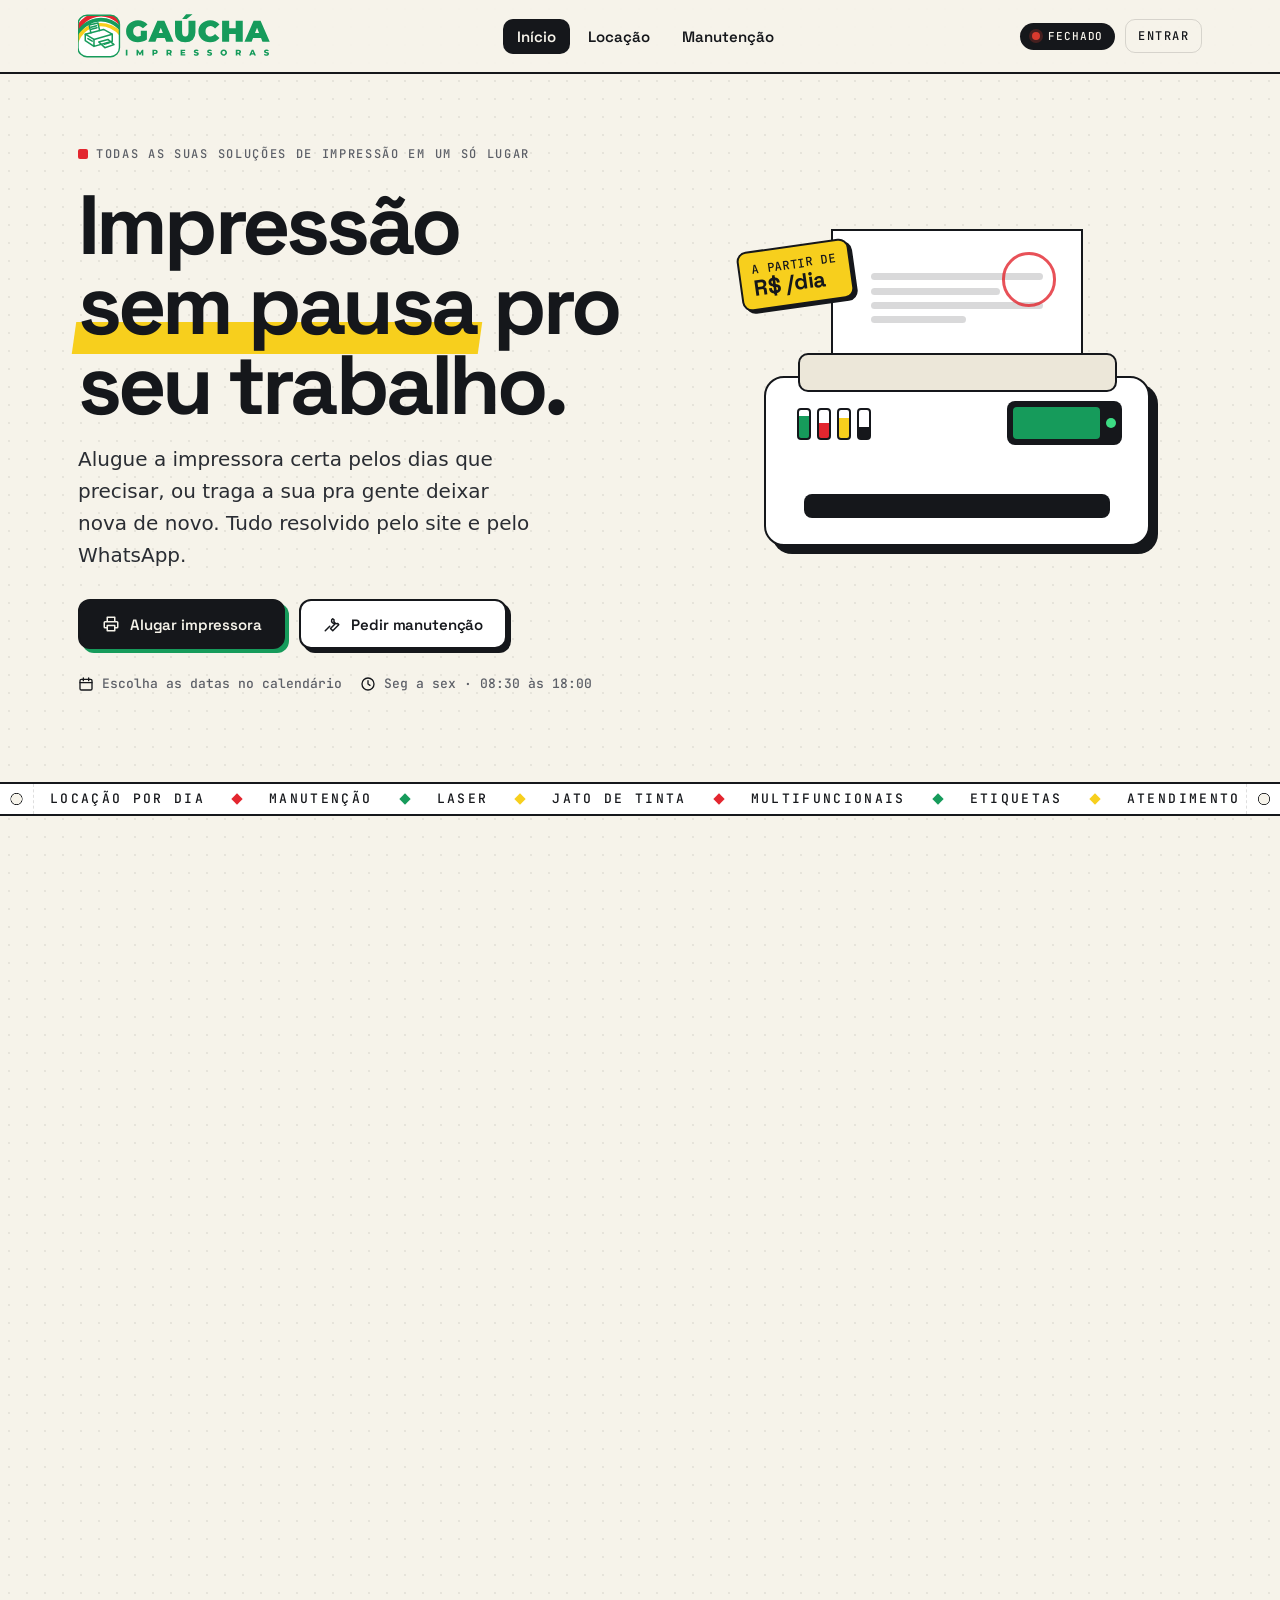
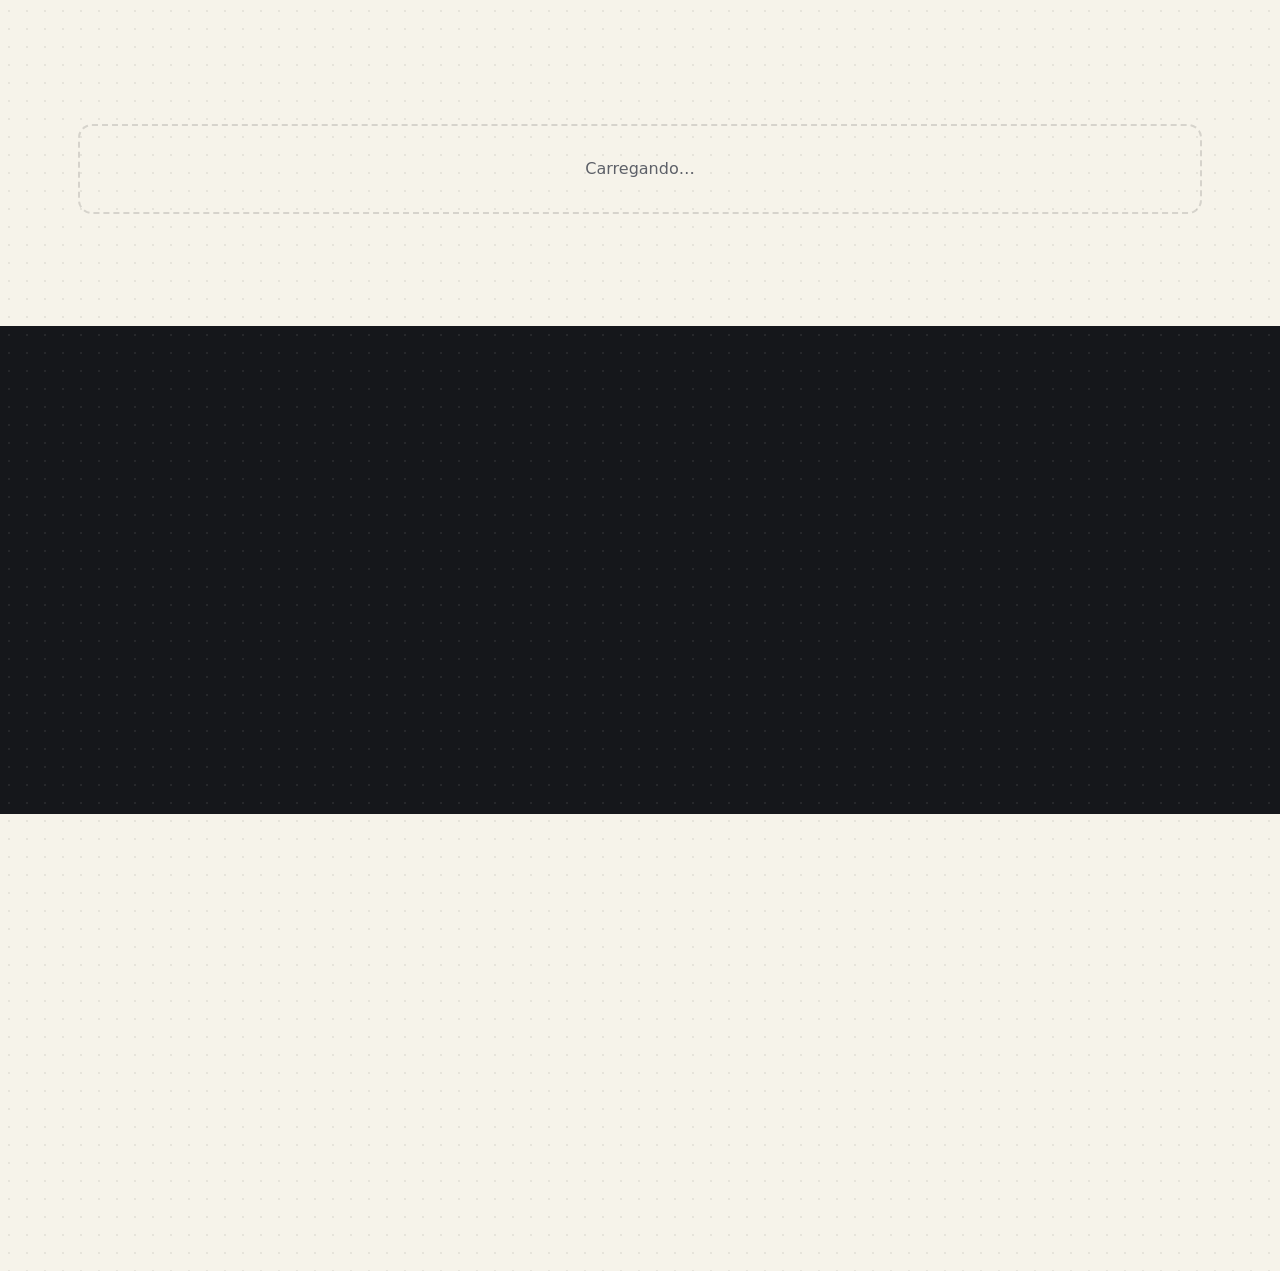
<file: index.html>
<!doctype html>
<html lang="pt-BR">
<head>
  <meta charset="utf-8">
  <meta name="viewport" content="width=device-width, initial-scale=1, viewport-fit=cover">
  <meta http-equiv="Content-Security-Policy" content="default-src 'self'; script-src 'self'; style-src 'self'; font-src 'self'; img-src 'self' data: blob: https://*.supabase.co; connect-src 'self' https://*.supabase.co wss://*.supabase.co; object-src 'none'; base-uri 'self'; form-action 'self'">
  <meta name="referrer" content="strict-origin-when-cross-origin">
  <title>Gaúcha Impressoras · Locação e manutenção de impressoras</title>
  <meta name="description" content="Alugue impressoras por dia, escolhendo as datas no calendário, ou peça manutenção direto pelo WhatsApp. Seg a sex, 08:30 às 18:00.">
  <meta name="theme-color" content="#f6f3ea">
  <meta property="og:title" content="Gaúcha Impressoras · Locação e manutenção de impressoras">
  <meta property="og:image" content="img/logo.png">
  <meta property="og:description" content="Alugue impressoras por dia, escolhendo as datas no calendário, ou peça manutenção direto pelo WhatsApp. Seg a sex, 08:30 às 18:00.">
  <link rel="icon" href="img/logo-simbolo.svg" type="image/svg+xml">
  <link rel="apple-touch-icon" href="img/logo-simbolo.png">
  <link rel="preload" href="fonts/space-grotesk.woff2" as="font" type="font/woff2" crossorigin>
  <link rel="stylesheet" href="css/styles.css">
</head>
<body data-page="inicio">
<svg class="sprite" aria-hidden="true">
  <symbol id="arrow" viewBox="0 0 24 24"><path d="M4 12h15M13 5l7 7-7 7" fill="none" stroke="currentColor" stroke-width="2.2" stroke-linecap="round" stroke-linejoin="round"/></symbol>
  <symbol id="left" viewBox="0 0 24 24"><path d="M15 5l-7 7 7 7" fill="none" stroke="currentColor" stroke-width="2.4" stroke-linecap="round" stroke-linejoin="round"/></symbol>
  <symbol id="right" viewBox="0 0 24 24"><path d="M9 5l7 7-7 7" fill="none" stroke="currentColor" stroke-width="2.4" stroke-linecap="round" stroke-linejoin="round"/></symbol>
  <symbol id="wa" viewBox="0 0 24 24"><path d="M4 20l1.2-4A8.5 8.5 0 1 1 8.4 19z" fill="none" stroke="currentColor" stroke-width="2" stroke-linejoin="round"/><path d="M9 8.5c0 3.5 2.8 6.5 6.5 6.5l1-1.6-2-1-1 .9a4.6 4.6 0 0 1-2.4-2.4l.9-1-1-2z"/></symbol>
  <symbol id="printer" viewBox="0 0 24 24"><path d="M7 9V3h10v6M7 17H4a1 1 0 0 1-1-1v-6a1 1 0 0 1 1-1h16a1 1 0 0 1 1 1v6a1 1 0 0 1-1 1h-3M7 14h10v7H7z" fill="none" stroke="currentColor" stroke-width="2" stroke-linejoin="round"/></symbol>
  <symbol id="wrench" viewBox="0 0 24 24"><path d="M14.7 6.3a4 4 0 0 0 5 5L21 13l-8 8-3-3 6.6-6.6a4 4 0 0 1-5-5L13 5zM3 21l6-6" fill="none" stroke="currentColor" stroke-width="2" stroke-linecap="round" stroke-linejoin="round"/></symbol>
  <symbol id="home" viewBox="0 0 24 24"><path d="M3 11l9-7 9 7v9a1 1 0 0 1-1 1h-5v-6H9v6H4a1 1 0 0 1-1-1z" fill="none" stroke="currentColor" stroke-width="2" stroke-linejoin="round"/></symbol>
  <symbol id="ico-cal" viewBox="0 0 24 24"><rect x="3" y="5" width="18" height="16" rx="2" fill="none" stroke="currentColor" stroke-width="2"/><path d="M3 10h18M8 3v4M16 3v4" stroke="currentColor" stroke-width="2" stroke-linecap="round"/></symbol>
  <symbol id="clock" viewBox="0 0 24 24"><circle cx="12" cy="12" r="9" fill="none" stroke="currentColor" stroke-width="2"/><path d="M12 7v5l3 2" fill="none" stroke="currentColor" stroke-width="2" stroke-linecap="round"/></symbol>
  <symbol id="pin" viewBox="0 0 24 24"><path d="M12 21s-7-6.2-7-11.5a7 7 0 0 1 14 0C19 14.8 12 21 12 21z" fill="none" stroke="currentColor" stroke-width="2"/><circle cx="12" cy="9.5" r="2.5" fill="none" stroke="currentColor" stroke-width="2"/></symbol>
  <symbol id="mail" viewBox="0 0 24 24"><rect x="3" y="5" width="18" height="14" rx="2" fill="none" stroke="currentColor" stroke-width="2"/><path d="M3 7l9 6 9-6" fill="none" stroke="currentColor" stroke-width="2"/></symbol>
  <symbol id="ig" viewBox="0 0 24 24"><rect x="3" y="3" width="18" height="18" rx="5" fill="none" stroke="currentColor" stroke-width="2"/><circle cx="12" cy="12" r="4" fill="none" stroke="currentColor" stroke-width="2"/><circle cx="17.3" cy="6.7" r="1.1"/></symbol>
  <symbol id="camera" viewBox="0 0 24 24"><path d="M4 8h3l2-3h6l2 3h3a1 1 0 0 1 1 1v10a1 1 0 0 1-1 1H4a1 1 0 0 1-1-1V9a1 1 0 0 1 1-1z" fill="none" stroke="currentColor" stroke-width="2" stroke-linejoin="round"/><circle cx="12" cy="13.5" r="3.5" fill="none" stroke="currentColor" stroke-width="2"/></symbol>
  <symbol id="truck" viewBox="0 0 24 24"><path d="M3 6h11v10H3zM14 10h4l3 3v3h-7z" fill="none" stroke="currentColor" stroke-width="2" stroke-linejoin="round"/><circle cx="7" cy="18" r="2" fill="#fff" stroke="currentColor" stroke-width="2"/><circle cx="17" cy="18" r="2" fill="#fff" stroke="currentColor" stroke-width="2"/></symbol>
</svg>

<main>
  <section class="hero">
    <div class="wrap hero__grid">
      <div>
        <p class="tag">Todas as suas soluções de impressão em um só lugar</p>
        <h1 class="h1">Impressão <span class="hl">sem pausa</span> pro seu trabalho.</h1>
        <p class="lead">Alugue a impressora certa pelos dias que precisar, ou traga a sua pra gente deixar nova de novo. Tudo resolvido pelo site e pelo WhatsApp.</p>
        <div class="hero__cta">
          <a class="btn btn--ink" href="locacao.html"><svg><use href="#printer"/></svg>Alugar impressora</a>
          <a class="btn" href="manutencao.html"><svg><use href="#wrench"/></svg>Pedir manutenção</a>
        </div>
        <div class="hero__meta" id="hero-meta">
          <span><svg><use href="#ico-cal"/></svg>Escolha as datas no calendário</span>
          <span><svg><use href="#clock"/></svg><span data-horario>Seg a sex · 08:30 às 18:00</span></span>
        </div>
      </div>
      <div class="press" aria-hidden="true">
        <div class="press__sticker">a partir de<b data-min-price>R$ /dia</b></div>
        <div class="press__paper"><i></i><i></i><i></i><i></i><b></b></div>
        <div class="press__top"></div>
        <div class="press__body">
          <div class="press__inks"><i></i><i></i><i></i><i></i></div>
          <div class="press__panel"><span></span><em></em></div>
          <div class="press__slot"></div>
        </div>
        <div class="press__out"><div><i></i><i></i><i></i><i></i></div></div>
      </div>
    </div>
  </section>

  <div class="feed" aria-hidden="true"><div class="feed__t"><span>Locação por dia</span><span>Manutenção</span><span>Laser</span><span>Jato de tinta</span><span>Multifuncionais</span><span>Etiquetas</span><span>Atendimento no WhatsApp</span><span>Escritórios e eventos</span><span>Locação por dia</span><span>Manutenção</span><span>Laser</span><span>Jato de tinta</span><span>Multifuncionais</span><span>Etiquetas</span><span>Atendimento no WhatsApp</span><span>Escritórios e eventos</span></div></div>

  <section class="block">
    <div class="wrap">
      <div class="sec-head rv"><div><p class="tag tag--c">01 · Serviços</p><h2 class="h2">O que a <span class="hl hl--c">Gaúcha</span> faz</h2></div></div>
      <div class="services">
        <a class="svc crop rv" href="locacao.html">
          <span class="svc__ico"><svg><use href="#printer"/></svg></span>
          <h3>Locação de impressoras</h3>
          <p>Para escritório, evento, temporada de provas ou aquele pico de demanda. Você paga só pelos dias que usar.</p>
          <ul><li>Valor por dia, com desconto para períodos longos</li><li>Escolha as datas direto no calendário</li><li>Confirmação pelo WhatsApp</li></ul>
          <span class="svc__go">Ver impressoras <svg><use href="#arrow"/></svg></span>
        </a>
        <a class="svc svc--m crop rv" href="manutencao.html">
          <span class="svc__ico"><svg><use href="#wrench"/></svg></span>
          <h3>Manutenção</h3>
          <p>Papel enroscando, falha na impressão, manchas, erro no painel? Conte o que está acontecendo e mande uma foto.</p>
          <ul><li>Formulário rápido, sem cadastro</li><li>Número de protocolo e resposta por e-mail ou WhatsApp</li><li>Atendimento de segunda a sexta</li></ul>
          <span class="svc__go">Pedir manutenção <svg><use href="#arrow"/></svg></span>
        </a>
      </div>
    </div>
  </section>

  <section class="block" id="destaques-sec">
    <div class="wrap">
      <div class="sec-head rv">
        <div><p class="tag">02 · Para alugar</p><h2 class="h2">Impressoras em <span class="hl hl--m">destaque</span></h2></div>
        <a class="btn btn--sm" href="locacao.html">Ver todas <svg><use href="#arrow"/></svg></a>
      </div>
      <div class="grid" id="destaques"><p class="empty">Carregando…</p></div>
    </div>
  </section>

  <section class="block block--ink">
    <div class="wrap">
      <div class="sec-head rv"><div><p class="tag tag--y">03 · Como funciona</p><h2 class="h2">Alugar é simples assim</h2></div></div>
      <div class="steps">
        <div class="step rv"><h3>Escolha a impressora</h3><p>Veja modelos, recursos e o valor da diária.</p></div>
        <div class="step rv"><h3>Marque as datas</h3><p>Toque no primeiro e no último dia. O total aparece na hora.</p></div>
        <div class="step rv"><h3>A Gaúcha confirma</h3><p>As datas ficam reservadas para você enquanto a gente confirma.</p></div>
        <div class="step rv"><h3>É só imprimir</h3><p>Com tudo aprovado, você recebe o aviso e combina a retirada.</p></div>
      </div>
    </div>
  </section>

  <section class="block">
    <div class="wrap">
      <div class="lcd rv" id="horario">
        <div class="lcd__screen" id="lcd"></div>
        <div class="lcd__info">
          <p class="tag tag--y">04 · Atendimento</p>
          <h3>Segunda a sexta, das 08:30 às 18:00</h3>
          <p>Pedidos de locação e manutenção podem ser enviados a qualquer hora pelo site. Fora do horário, respondemos no próximo dia útil.</p>
          <div class="lcd__btns" id="contato-btns"></div>
        </div>
      </div>
    </div>
  </section>
</main>

<div class="toast" id="toast" role="status" aria-live="polite"></div>
<script src="js/config.js"></script>
<script src="js/vendor/supabase.js"></script>
<script src="js/demo.js"></script>
<script src="js/site.js"></script>
</body>
</html>
</file>
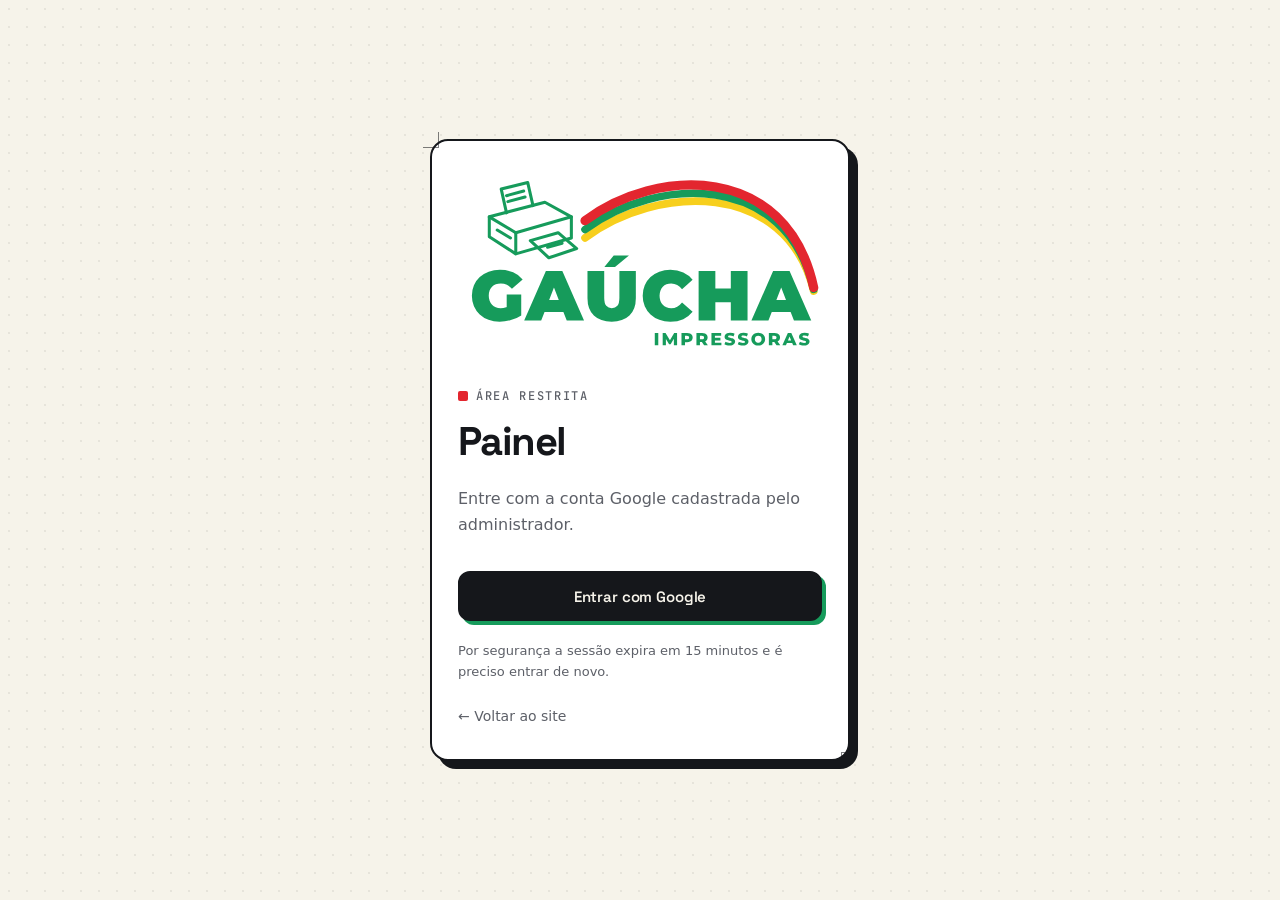
<file: admin.html>
<!doctype html>
<html lang="pt-BR">
<head>
  <meta charset="utf-8">
  <meta name="viewport" content="width=device-width, initial-scale=1, viewport-fit=cover">
  <meta http-equiv="Content-Security-Policy" content="default-src 'self'; script-src 'self'; style-src 'self'; font-src 'self'; img-src 'self' data: blob: https://*.supabase.co; connect-src 'self' https://*.supabase.co wss://*.supabase.co; object-src 'none'; base-uri 'self'; form-action 'self'">
  <meta name="referrer" content="no-referrer">
  <meta name="robots" content="noindex, nofollow">
  <title>Painel · Gaúcha Impressoras</title>
  <meta name="theme-color" content="#f6f3ea">
  <link rel="icon" href="img/logo-simbolo.svg" type="image/svg+xml">
  <link rel="apple-touch-icon" href="img/logo-simbolo.png">
  <link rel="preload" href="fonts/space-grotesk.woff2" as="font" type="font/woff2" crossorigin>
  <link rel="stylesheet" href="css/styles.css">
  <link rel="stylesheet" href="css/admin.css">
</head>
<body class="adm">
<svg class="sprite" aria-hidden="true">
  <symbol id="arrow" viewBox="0 0 24 24"><path d="M4 12h15M13 5l7 7-7 7" fill="none" stroke="currentColor" stroke-width="2.2" stroke-linecap="round" stroke-linejoin="round"/></symbol>
  <symbol id="left" viewBox="0 0 24 24"><path d="M15 5l-7 7 7 7" fill="none" stroke="currentColor" stroke-width="2.4" stroke-linecap="round" stroke-linejoin="round"/></symbol>
  <symbol id="right" viewBox="0 0 24 24"><path d="M9 5l7 7-7 7" fill="none" stroke="currentColor" stroke-width="2.4" stroke-linecap="round" stroke-linejoin="round"/></symbol>
  <symbol id="wa" viewBox="0 0 24 24"><path d="M4 20l1.2-4A8.5 8.5 0 1 1 8.4 19z" fill="none" stroke="currentColor" stroke-width="2" stroke-linejoin="round"/><path d="M9 8.5c0 3.5 2.8 6.5 6.5 6.5l1-1.6-2-1-1 .9a4.6 4.6 0 0 1-2.4-2.4l.9-1-1-2z"/></symbol>
  <symbol id="printer" viewBox="0 0 24 24"><path d="M7 9V3h10v6M7 17H4a1 1 0 0 1-1-1v-6a1 1 0 0 1 1-1h16a1 1 0 0 1 1 1v6a1 1 0 0 1-1 1h-3M7 14h10v7H7z" fill="none" stroke="currentColor" stroke-width="2" stroke-linejoin="round"/></symbol>
  <symbol id="wrench" viewBox="0 0 24 24"><path d="M14.7 6.3a4 4 0 0 0 5 5L21 13l-8 8-3-3 6.6-6.6a4 4 0 0 1-5-5L13 5zM3 21l6-6" fill="none" stroke="currentColor" stroke-width="2" stroke-linecap="round" stroke-linejoin="round"/></symbol>
  <symbol id="home" viewBox="0 0 24 24"><path d="M3 11l9-7 9 7v9a1 1 0 0 1-1 1h-5v-6H9v6H4a1 1 0 0 1-1-1z" fill="none" stroke="currentColor" stroke-width="2" stroke-linejoin="round"/></symbol>
  <symbol id="ico-cal" viewBox="0 0 24 24"><rect x="3" y="5" width="18" height="16" rx="2" fill="none" stroke="currentColor" stroke-width="2"/><path d="M3 10h18M8 3v4M16 3v4" stroke="currentColor" stroke-width="2" stroke-linecap="round"/></symbol>
  <symbol id="clock" viewBox="0 0 24 24"><circle cx="12" cy="12" r="9" fill="none" stroke="currentColor" stroke-width="2"/><path d="M12 7v5l3 2" fill="none" stroke="currentColor" stroke-width="2" stroke-linecap="round"/></symbol>
  <symbol id="pin" viewBox="0 0 24 24"><path d="M12 21s-7-6.2-7-11.5a7 7 0 0 1 14 0C19 14.8 12 21 12 21z" fill="none" stroke="currentColor" stroke-width="2"/><circle cx="12" cy="9.5" r="2.5" fill="none" stroke="currentColor" stroke-width="2"/></symbol>
  <symbol id="mail" viewBox="0 0 24 24"><rect x="3" y="5" width="18" height="14" rx="2" fill="none" stroke="currentColor" stroke-width="2"/><path d="M3 7l9 6 9-6" fill="none" stroke="currentColor" stroke-width="2"/></symbol>
  <symbol id="ig" viewBox="0 0 24 24"><rect x="3" y="3" width="18" height="18" rx="5" fill="none" stroke="currentColor" stroke-width="2"/><circle cx="12" cy="12" r="4" fill="none" stroke="currentColor" stroke-width="2"/><circle cx="17.3" cy="6.7" r="1.1"/></symbol>
  <symbol id="camera" viewBox="0 0 24 24"><path d="M4 8h3l2-3h6l2 3h3a1 1 0 0 1 1 1v10a1 1 0 0 1-1 1H4a1 1 0 0 1-1-1V9a1 1 0 0 1 1-1z" fill="none" stroke="currentColor" stroke-width="2" stroke-linejoin="round"/><circle cx="12" cy="13.5" r="3.5" fill="none" stroke="currentColor" stroke-width="2"/></symbol>
  <symbol id="truck" viewBox="0 0 24 24"><path d="M3 6h11v10H3zM14 10h4l3 3v3h-7z" fill="none" stroke="currentColor" stroke-width="2" stroke-linejoin="round"/><circle cx="7" cy="18" r="2" fill="#fff" stroke="currentColor" stroke-width="2"/><circle cx="17" cy="18" r="2" fill="#fff" stroke="currentColor" stroke-width="2"/></symbol>
</svg>

<!-- Tela de login -->
<section class="login" id="login">
  <div class="login__card crop">
    <a href="./" class="login__logo"><img src="img/logo.svg" alt="Gaúcha Impressoras" width="420" height="211"></a>
    <p class="tag">Área restrita</p>
    <h1 class="login__title">Painel</h1>
    <p class="text" id="login-msg">Entre com a conta Google cadastrada pelo administrador.</p>
    <button class="btn btn--ink btn--block" id="btn-google" type="button">Entrar com Google</button>
    <p class="login__note">Por segurança a sessão expira em 15 minutos e é preciso entrar de novo.</p>
    <a class="login__back" href="./">← Voltar ao site</a>
  </div>
</section>

<!-- Painel -->
<div class="panel" id="panel" hidden>
  <header class="bar">
    <a href="./" class="brand" target="_blank" rel="noopener"><img class="brand__logo" src="img/logo-horizontal.svg" alt="Gaúcha Impressoras" width="168" height="40"></a>
    <div class="bar__right">
      <span class="bar__who" id="who"></span>
      <span class="bar__timer" id="timer" title="Tempo restante da sessão">15:00</span>
      <button class="btn btn--sm btn--ghost" id="btn-sair" type="button">Sair</button>
    </div>
  </header>
  <nav class="tabs" id="tabs" aria-label="Seções do painel"></nav>
  <main class="wrap adm__main">
    <div class="adm__head">
      <h2 class="adm__title" id="tab-title"></h2>
      <div class="adm__actions">
        <button class="btn btn--ink btn--sm" id="btn-novo" type="button">+ Nova</button>
      </div>
    </div>
    <div class="rows" id="rows"></div>
  </main>
</div>

<!-- Formulário de edição -->
<dialog class="dlg" id="dlg">
  <form id="form" method="dialog" novalidate>
    <header class="dlg__head"><h3 id="form-title"></h3><button class="x" type="button" id="btn-fechar" aria-label="Fechar">×</button></header>
    <div class="dlg__body" id="fields"></div>
    <p class="dlg__err" id="form-err" role="alert"></p>
    <footer class="dlg__foot" id="form-foot">
      <button class="btn btn--danger btn--sm" type="button" id="btn-excluir">Excluir</button>
      <button class="btn btn--ink btn--sm" type="submit" id="btn-salvar">Salvar</button>
    </footer>
  </form>
</dialog>

<div class="toast" id="toast" role="status" aria-live="polite"></div>

<script src="js/config.js"></script>
<script src="js/vendor/supabase.js"></script>
<script src="js/admin.js"></script>
</body>
</html>
</file>
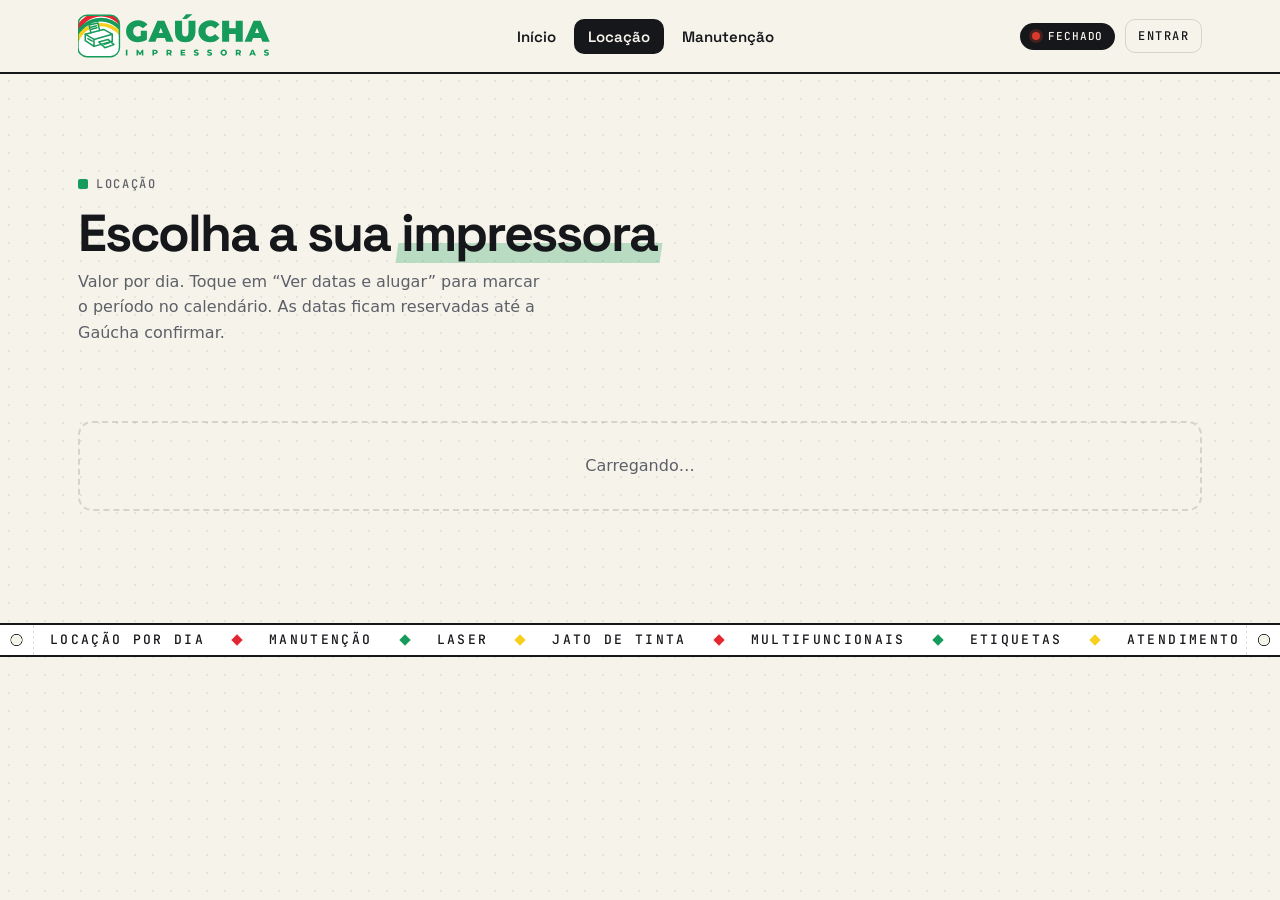
<file: locacao.html>
<!doctype html>
<html lang="pt-BR">
<head>
  <meta charset="utf-8">
  <meta name="viewport" content="width=device-width, initial-scale=1, viewport-fit=cover">
  <meta http-equiv="Content-Security-Policy" content="default-src 'self'; script-src 'self'; style-src 'self'; font-src 'self'; img-src 'self' data: blob: https://*.supabase.co; connect-src 'self' https://*.supabase.co wss://*.supabase.co; object-src 'none'; base-uri 'self'; form-action 'self'">
  <meta name="referrer" content="strict-origin-when-cross-origin">
  <title>Locação de impressoras · Gaúcha Impressoras</title>
  <meta name="description" content="Escolha a impressora, marque as datas no calendário e veja o valor na hora. A Gaúcha confirma pelo WhatsApp.">
  <meta name="theme-color" content="#f6f3ea">
  <meta property="og:title" content="Locação de impressoras · Gaúcha Impressoras">
  <meta property="og:image" content="img/logo.png">
  <meta property="og:description" content="Escolha a impressora, marque as datas no calendário e veja o valor na hora. A Gaúcha confirma pelo WhatsApp.">
  <link rel="icon" href="img/logo-simbolo.svg" type="image/svg+xml">
  <link rel="apple-touch-icon" href="img/logo-simbolo.png">
  <link rel="preload" href="fonts/space-grotesk.woff2" as="font" type="font/woff2" crossorigin>
  <link rel="stylesheet" href="css/styles.css">
</head>
<body data-page="locacao">
<svg class="sprite" aria-hidden="true">
  <symbol id="arrow" viewBox="0 0 24 24"><path d="M4 12h15M13 5l7 7-7 7" fill="none" stroke="currentColor" stroke-width="2.2" stroke-linecap="round" stroke-linejoin="round"/></symbol>
  <symbol id="left" viewBox="0 0 24 24"><path d="M15 5l-7 7 7 7" fill="none" stroke="currentColor" stroke-width="2.4" stroke-linecap="round" stroke-linejoin="round"/></symbol>
  <symbol id="right" viewBox="0 0 24 24"><path d="M9 5l7 7-7 7" fill="none" stroke="currentColor" stroke-width="2.4" stroke-linecap="round" stroke-linejoin="round"/></symbol>
  <symbol id="wa" viewBox="0 0 24 24"><path d="M4 20l1.2-4A8.5 8.5 0 1 1 8.4 19z" fill="none" stroke="currentColor" stroke-width="2" stroke-linejoin="round"/><path d="M9 8.5c0 3.5 2.8 6.5 6.5 6.5l1-1.6-2-1-1 .9a4.6 4.6 0 0 1-2.4-2.4l.9-1-1-2z"/></symbol>
  <symbol id="printer" viewBox="0 0 24 24"><path d="M7 9V3h10v6M7 17H4a1 1 0 0 1-1-1v-6a1 1 0 0 1 1-1h16a1 1 0 0 1 1 1v6a1 1 0 0 1-1 1h-3M7 14h10v7H7z" fill="none" stroke="currentColor" stroke-width="2" stroke-linejoin="round"/></symbol>
  <symbol id="wrench" viewBox="0 0 24 24"><path d="M14.7 6.3a4 4 0 0 0 5 5L21 13l-8 8-3-3 6.6-6.6a4 4 0 0 1-5-5L13 5zM3 21l6-6" fill="none" stroke="currentColor" stroke-width="2" stroke-linecap="round" stroke-linejoin="round"/></symbol>
  <symbol id="home" viewBox="0 0 24 24"><path d="M3 11l9-7 9 7v9a1 1 0 0 1-1 1h-5v-6H9v6H4a1 1 0 0 1-1-1z" fill="none" stroke="currentColor" stroke-width="2" stroke-linejoin="round"/></symbol>
  <symbol id="ico-cal" viewBox="0 0 24 24"><rect x="3" y="5" width="18" height="16" rx="2" fill="none" stroke="currentColor" stroke-width="2"/><path d="M3 10h18M8 3v4M16 3v4" stroke="currentColor" stroke-width="2" stroke-linecap="round"/></symbol>
  <symbol id="clock" viewBox="0 0 24 24"><circle cx="12" cy="12" r="9" fill="none" stroke="currentColor" stroke-width="2"/><path d="M12 7v5l3 2" fill="none" stroke="currentColor" stroke-width="2" stroke-linecap="round"/></symbol>
  <symbol id="pin" viewBox="0 0 24 24"><path d="M12 21s-7-6.2-7-11.5a7 7 0 0 1 14 0C19 14.8 12 21 12 21z" fill="none" stroke="currentColor" stroke-width="2"/><circle cx="12" cy="9.5" r="2.5" fill="none" stroke="currentColor" stroke-width="2"/></symbol>
  <symbol id="mail" viewBox="0 0 24 24"><rect x="3" y="5" width="18" height="14" rx="2" fill="none" stroke="currentColor" stroke-width="2"/><path d="M3 7l9 6 9-6" fill="none" stroke="currentColor" stroke-width="2"/></symbol>
  <symbol id="ig" viewBox="0 0 24 24"><rect x="3" y="3" width="18" height="18" rx="5" fill="none" stroke="currentColor" stroke-width="2"/><circle cx="12" cy="12" r="4" fill="none" stroke="currentColor" stroke-width="2"/><circle cx="17.3" cy="6.7" r="1.1"/></symbol>
  <symbol id="camera" viewBox="0 0 24 24"><path d="M4 8h3l2-3h6l2 3h3a1 1 0 0 1 1 1v10a1 1 0 0 1-1 1H4a1 1 0 0 1-1-1V9a1 1 0 0 1 1-1z" fill="none" stroke="currentColor" stroke-width="2" stroke-linejoin="round"/><circle cx="12" cy="13.5" r="3.5" fill="none" stroke="currentColor" stroke-width="2"/></symbol>
  <symbol id="truck" viewBox="0 0 24 24"><path d="M3 6h11v10H3zM14 10h4l3 3v3h-7z" fill="none" stroke="currentColor" stroke-width="2" stroke-linejoin="round"/><circle cx="7" cy="18" r="2" fill="#fff" stroke="currentColor" stroke-width="2"/><circle cx="17" cy="18" r="2" fill="#fff" stroke="currentColor" stroke-width="2"/></symbol>
</svg>

<main>
  <section class="block">
    <div class="wrap">
      <div class="sec-head">
        <div>
          <p class="tag tag--c">Locação</p>
          <h1 class="h2">Escolha a sua <span class="hl hl--c">impressora</span></h1>
          <p class="text">Valor por dia. Toque em “Ver datas e alugar” para marcar o período no calendário. As datas ficam reservadas até a Gaúcha confirmar.</p>
        </div>
      </div>
      <div class="filters" id="filtros" role="group" aria-label="Filtrar por categoria"></div>
      <div class="grid" id="catalogo"><p class="empty">Carregando…</p></div>
    </div>
  </section>
  <div class="feed" aria-hidden="true"><div class="feed__t"><span>Locação por dia</span><span>Manutenção</span><span>Laser</span><span>Jato de tinta</span><span>Multifuncionais</span><span>Etiquetas</span><span>Atendimento no WhatsApp</span><span>Escritórios e eventos</span><span>Locação por dia</span><span>Manutenção</span><span>Laser</span><span>Jato de tinta</span><span>Multifuncionais</span><span>Etiquetas</span><span>Atendimento no WhatsApp</span><span>Escritórios e eventos</span></div></div>
</main>

<dialog class="sheet" id="aluguel" aria-labelledby="al-nome">
  <div class="sheet__box">
    <header class="sheet__head">
      <div class="sheet__thumb" id="al-thumb"></div>
      <div class="sheet__title"><small id="al-marca"></small><b id="al-nome"></b></div>
      <button class="x" type="button" id="al-x" aria-label="Fechar">×</button>
    </header>
    <div class="sheet__body" id="al-body">
      <div>
        <p class="step-l">1 · Marque o primeiro e o último dia</p>
        <div class="cal" id="cal"></div>
        <div class="legend"><span><i class="l-free"></i>Livre</span><span><i class="l-pend"></i>Aguardando confirmação</span><span><i class="l-busy"></i>Reservado</span><span><i class="l-sel"></i>Sua escolha</span></div>
        <p class="cal__hint" id="cal-hint"></p>
      </div>
      <div class="form">
        <div class="receipt" id="recibo"></div>
        <form class="form" id="al-form" novalidate>
          <p class="step-l">2 · Seus dados</p>
          <label class="field"><span>Nome</span><input name="nome" autocomplete="name" maxlength="80" required></label>
          <div class="row2">
            <label class="field"><span>WhatsApp</span><input name="telefone" type="tel" inputmode="tel" autocomplete="tel" placeholder="(53) 99999-9999" maxlength="20" required></label>
            <label class="field"><span>E-mail <em>(opcional)</em></span><input name="email" type="email" autocomplete="email" maxlength="120"></label>
          </div>
          <label class="field"><span>Empresa <em>(opcional)</em></span><input name="empresa" autocomplete="organization" maxlength="80"></label>
          <label class="field"><span>Observação <em>(opcional)</em></span><textarea name="observacao" maxlength="500" placeholder="Ex.: preciso de entrega, volume de impressão, cabo USB…"></textarea></label>
          <p class="form__err" id="al-err" role="alert"></p>
          <button class="btn btn--ink btn--block" type="submit" id="al-enviar">Solicitar locação <svg><use href="#arrow"/></svg></button>
          <p class="fine">Nada é cobrado agora. A Gaúcha confirma a disponibilidade e avisa você pelo WhatsApp ou e-mail.</p>
        </form>
      </div>
    </div>
  </div>
</dialog>

<div class="toast" id="toast" role="status" aria-live="polite"></div>
<script src="js/config.js"></script>
<script src="js/vendor/supabase.js"></script>
<script src="js/demo.js"></script>
<script src="js/site.js"></script>
</body>
</html>
</file>
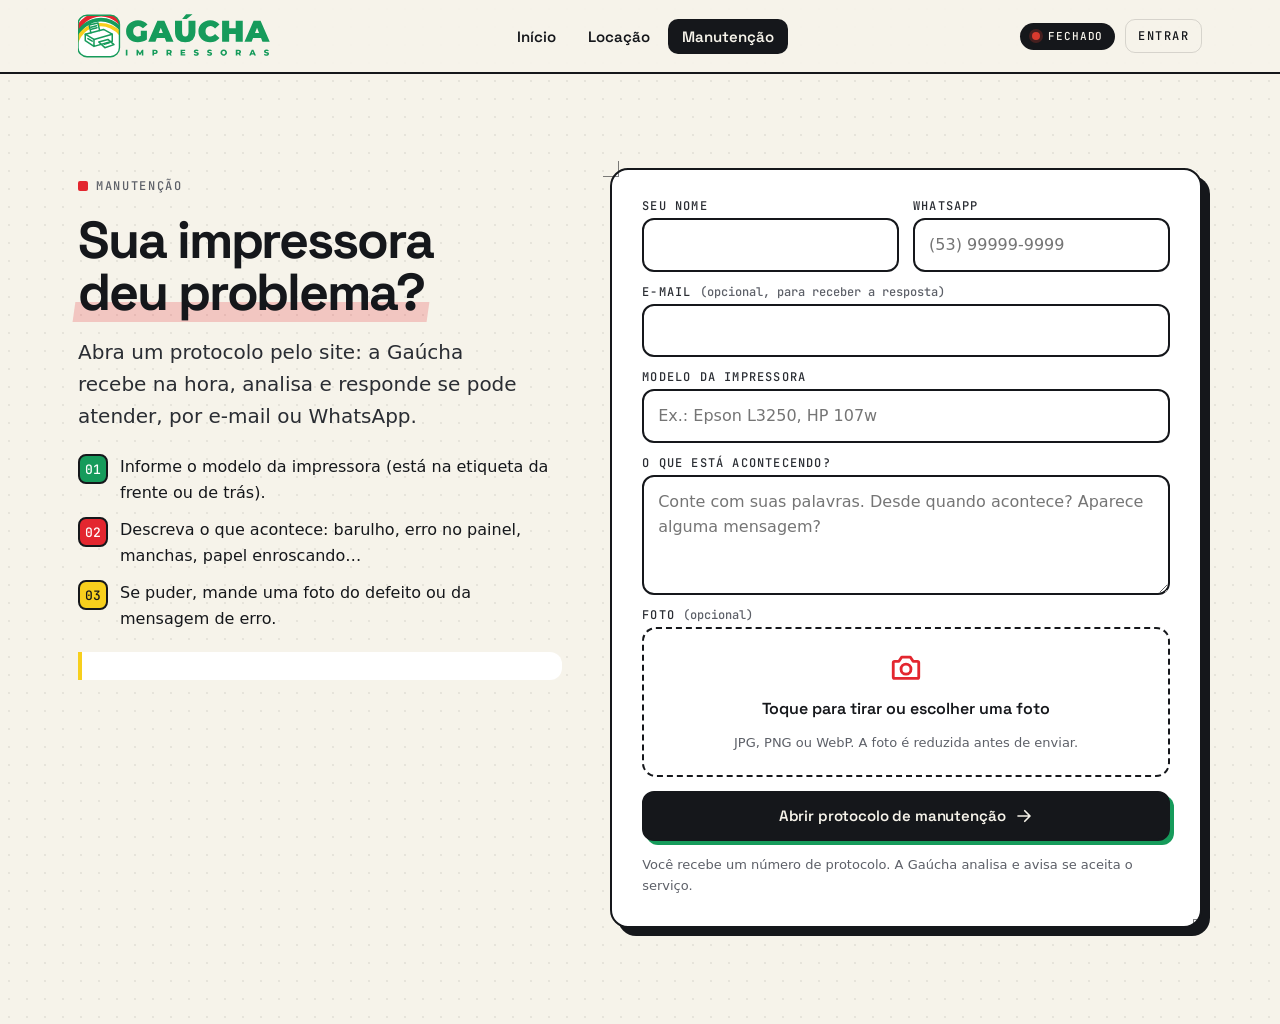
<file: manutencao.html>
<!doctype html>
<html lang="pt-BR">
<head>
  <meta charset="utf-8">
  <meta name="viewport" content="width=device-width, initial-scale=1, viewport-fit=cover">
  <meta http-equiv="Content-Security-Policy" content="default-src 'self'; script-src 'self'; style-src 'self'; font-src 'self'; img-src 'self' data: blob: https://*.supabase.co; connect-src 'self' https://*.supabase.co wss://*.supabase.co; object-src 'none'; base-uri 'self'; form-action 'self'">
  <meta name="referrer" content="strict-origin-when-cross-origin">
  <title>Manutenção de impressoras · Gaúcha Impressoras</title>
  <meta name="description" content="Abra um protocolo de manutenção: conte o problema da sua impressora, mande uma foto e a Gaúcha responde por e-mail ou WhatsApp.">
  <meta name="theme-color" content="#f6f3ea">
  <meta property="og:title" content="Manutenção de impressoras · Gaúcha Impressoras">
  <meta property="og:image" content="img/logo.png">
  <meta property="og:description" content="Abra um protocolo de manutenção: conte o problema da sua impressora, mande uma foto e a Gaúcha responde por e-mail ou WhatsApp.">
  <link rel="icon" href="img/logo-simbolo.svg" type="image/svg+xml">
  <link rel="apple-touch-icon" href="img/logo-simbolo.png">
  <link rel="preload" href="fonts/space-grotesk.woff2" as="font" type="font/woff2" crossorigin>
  <link rel="stylesheet" href="css/styles.css">
</head>
<body data-page="manutencao">
<svg class="sprite" aria-hidden="true">
  <symbol id="arrow" viewBox="0 0 24 24"><path d="M4 12h15M13 5l7 7-7 7" fill="none" stroke="currentColor" stroke-width="2.2" stroke-linecap="round" stroke-linejoin="round"/></symbol>
  <symbol id="left" viewBox="0 0 24 24"><path d="M15 5l-7 7 7 7" fill="none" stroke="currentColor" stroke-width="2.4" stroke-linecap="round" stroke-linejoin="round"/></symbol>
  <symbol id="right" viewBox="0 0 24 24"><path d="M9 5l7 7-7 7" fill="none" stroke="currentColor" stroke-width="2.4" stroke-linecap="round" stroke-linejoin="round"/></symbol>
  <symbol id="wa" viewBox="0 0 24 24"><path d="M4 20l1.2-4A8.5 8.5 0 1 1 8.4 19z" fill="none" stroke="currentColor" stroke-width="2" stroke-linejoin="round"/><path d="M9 8.5c0 3.5 2.8 6.5 6.5 6.5l1-1.6-2-1-1 .9a4.6 4.6 0 0 1-2.4-2.4l.9-1-1-2z"/></symbol>
  <symbol id="printer" viewBox="0 0 24 24"><path d="M7 9V3h10v6M7 17H4a1 1 0 0 1-1-1v-6a1 1 0 0 1 1-1h16a1 1 0 0 1 1 1v6a1 1 0 0 1-1 1h-3M7 14h10v7H7z" fill="none" stroke="currentColor" stroke-width="2" stroke-linejoin="round"/></symbol>
  <symbol id="wrench" viewBox="0 0 24 24"><path d="M14.7 6.3a4 4 0 0 0 5 5L21 13l-8 8-3-3 6.6-6.6a4 4 0 0 1-5-5L13 5zM3 21l6-6" fill="none" stroke="currentColor" stroke-width="2" stroke-linecap="round" stroke-linejoin="round"/></symbol>
  <symbol id="home" viewBox="0 0 24 24"><path d="M3 11l9-7 9 7v9a1 1 0 0 1-1 1h-5v-6H9v6H4a1 1 0 0 1-1-1z" fill="none" stroke="currentColor" stroke-width="2" stroke-linejoin="round"/></symbol>
  <symbol id="ico-cal" viewBox="0 0 24 24"><rect x="3" y="5" width="18" height="16" rx="2" fill="none" stroke="currentColor" stroke-width="2"/><path d="M3 10h18M8 3v4M16 3v4" stroke="currentColor" stroke-width="2" stroke-linecap="round"/></symbol>
  <symbol id="clock" viewBox="0 0 24 24"><circle cx="12" cy="12" r="9" fill="none" stroke="currentColor" stroke-width="2"/><path d="M12 7v5l3 2" fill="none" stroke="currentColor" stroke-width="2" stroke-linecap="round"/></symbol>
  <symbol id="pin" viewBox="0 0 24 24"><path d="M12 21s-7-6.2-7-11.5a7 7 0 0 1 14 0C19 14.8 12 21 12 21z" fill="none" stroke="currentColor" stroke-width="2"/><circle cx="12" cy="9.5" r="2.5" fill="none" stroke="currentColor" stroke-width="2"/></symbol>
  <symbol id="mail" viewBox="0 0 24 24"><rect x="3" y="5" width="18" height="14" rx="2" fill="none" stroke="currentColor" stroke-width="2"/><path d="M3 7l9 6 9-6" fill="none" stroke="currentColor" stroke-width="2"/></symbol>
  <symbol id="ig" viewBox="0 0 24 24"><rect x="3" y="3" width="18" height="18" rx="5" fill="none" stroke="currentColor" stroke-width="2"/><circle cx="12" cy="12" r="4" fill="none" stroke="currentColor" stroke-width="2"/><circle cx="17.3" cy="6.7" r="1.1"/></symbol>
  <symbol id="camera" viewBox="0 0 24 24"><path d="M4 8h3l2-3h6l2 3h3a1 1 0 0 1 1 1v10a1 1 0 0 1-1 1H4a1 1 0 0 1-1-1V9a1 1 0 0 1 1-1z" fill="none" stroke="currentColor" stroke-width="2" stroke-linejoin="round"/><circle cx="12" cy="13.5" r="3.5" fill="none" stroke="currentColor" stroke-width="2"/></symbol>
  <symbol id="truck" viewBox="0 0 24 24"><path d="M3 6h11v10H3zM14 10h4l3 3v3h-7z" fill="none" stroke="currentColor" stroke-width="2" stroke-linejoin="round"/><circle cx="7" cy="18" r="2" fill="#fff" stroke="currentColor" stroke-width="2"/><circle cx="17" cy="18" r="2" fill="#fff" stroke="currentColor" stroke-width="2"/></symbol>
</svg>

<main>
  <section class="block">
    <div class="wrap mt">
      <div>
        <p class="tag">Manutenção</p>
        <h1 class="h2">Sua impressora <span class="hl hl--m">deu problema?</span></h1>
        <p class="lead">Abra um protocolo pelo site: a Gaúcha recebe na hora, analisa e responde se pode atender, por e-mail ou WhatsApp.</p>
        <ul class="checks">
          <li><b>01</b><span>Informe o modelo da impressora (está na etiqueta da frente ou de trás).</span></li>
          <li><b>02</b><span>Descreva o que acontece: barulho, erro no painel, manchas, papel enroscando…</span></li>
          <li><b>03</b><span>Se puder, mande uma foto do defeito ou da mensagem de erro.</span></li>
        </ul>
        <p class="note" id="mt-hora"></p>
      </div>
      <div class="mt__card crop">
        <form class="form" id="mt-form" novalidate>
          <div class="row2">
            <label class="field"><span>Seu nome</span><input name="nome" autocomplete="name" maxlength="80" required></label>
            <label class="field"><span>WhatsApp</span><input name="telefone" type="tel" inputmode="tel" autocomplete="tel" placeholder="(53) 99999-9999" maxlength="20" required></label>
          </div>
          <label class="field"><span>E-mail <em>(opcional, para receber a resposta)</em></span><input name="email" type="email" autocomplete="email" maxlength="120"></label>
          <label class="field"><span>Modelo da impressora</span><input name="modelo" maxlength="80" placeholder="Ex.: Epson L3250, HP 107w" required></label>
          <label class="field"><span>O que está acontecendo?</span><textarea name="descricao" maxlength="1000" placeholder="Conte com suas palavras. Desde quando acontece? Aparece alguma mensagem?" required></textarea></label>
          <div class="field">
            <span>Foto <em>(opcional)</em></span>
            <label class="drop" id="mt-drop">
              <input type="file" id="mt-foto" accept="image/*">
              <svg><use href="#camera"/></svg>
              <b>Toque para tirar ou escolher uma foto</b>
              <small>JPG, PNG ou WebP. A foto é reduzida antes de enviar.</small>
            </label>
          </div>
          <p class="form__err" id="mt-err" role="alert"></p>
          <button class="btn btn--ink btn--block" type="submit" id="mt-enviar">Abrir protocolo de manutenção <svg><use href="#arrow"/></svg></button>
          <p class="fine" id="mt-fine">Você recebe um número de protocolo. A Gaúcha analisa e avisa se aceita o serviço.</p>
        </form>
        <div class="done" id="mt-done" hidden></div>
      </div>
    </div>
  </section>
</main>

<div class="toast" id="toast" role="status" aria-live="polite"></div>
<script src="js/config.js"></script>
<script src="js/vendor/supabase.js"></script>
<script src="js/demo.js"></script>
<script src="js/site.js"></script>
</body>
</html>
</file>
<file: css/styles.css>
/* =====================================================================
   GAÚCHA IMPRESSORAS · identidade "papel e tinta"
   - Fundo de papel, tinta preta e acentos CMYK (ciano, magenta, amarelo)
   - Marcas de corte, retícula de pontos e formulário contínuo
   - Space Grotesk (títulos) + JetBrains Mono (etiquetas), hospedadas aqui
   - Efeitos só com CSS (transform/opacity), leves no celular
   ===================================================================== */
@font-face { font-family: "Space Grotesk"; src: url("../fonts/space-grotesk.woff2") format("woff2"); font-weight: 300 700; font-style: normal; font-display: swap; }
@font-face { font-family: "JetBrains Mono"; src: url("../fonts/jetbrains-mono.woff2") format("woff2"); font-weight: 500; font-style: normal; font-display: swap; }

:root {
  --paper: #f6f3ea;
  --paper2: #ece7d9;
  --sheet: #ffffff;
  --ink: #15171b;
  --ink2: #2a2d33;
  --muted: #5d6068;
  --line: rgba(21,23,27,.14);
  --c: #169b5b; --m: #e3262f; --y: #f7cf1d; --k: #15171b;  /* verde, vermelho e amarelo da marca (bandeira do RS) */
  --ok: #19a35b; --warn: #f0a400; --bad: #d83a2e;
  --pend: #ffe38a; --busy: #ffc2c2;
  --radius: 14px;
  --title: "Space Grotesk", system-ui, -apple-system, "Segoe UI", Roboto, Arial, sans-serif;
  --mono: "JetBrains Mono", ui-monospace, "SFMono-Regular", Menlo, Consolas, monospace;
  --font: system-ui, -apple-system, "Segoe UI", Roboto, "Helvetica Neue", Arial, sans-serif;
  --ease: cubic-bezier(.2,.75,.1,1);
  --g: 16px;
  --nav-h: 64px;
}
@media (min-width: 720px) { :root { --g: 28px; --nav-h: 72px; } }

*, *::before, *::after { box-sizing: border-box; }
html { -webkit-text-size-adjust: 100%; scroll-behavior: smooth; }
body {
  margin: 0; background: var(--paper); color: var(--ink); font: 400 16px/1.6 var(--font); -webkit-font-smoothing: antialiased;
  overflow-x: hidden; padding-top: calc(var(--nav-h) + env(safe-area-inset-top)); padding-bottom: calc(76px + env(safe-area-inset-bottom));
  background-image: radial-gradient(rgba(21,23,27,.07) 1px, transparent 1.2px); background-size: 18px 18px;
}
@media (min-width: 900px) { body { padding-bottom: 0; } }
main { overflow-x: clip; }
img { max-width: 100%; display: block; }
a { color: inherit; }
button, input, select, textarea { font: inherit; color: inherit; }
svg { width: 1em; height: 1em; fill: currentColor; flex: none; }
[hidden] { display: none !important; }
::selection { background: var(--y); color: var(--ink); }
.sprite { position: absolute; width: 0; height: 0; overflow: hidden; }
.sr { position: absolute; width: 1px; height: 1px; overflow: hidden; clip: rect(0 0 0 0); white-space: nowrap; }
.wrap { width: 100%; max-width: 1180px; margin: 0 auto; padding: 0 var(--g); }
:focus-visible { outline: 3px solid var(--c); outline-offset: 2px; }
.mono { font-family: var(--mono); }
.lock { overflow: hidden; }

/* ---------- marca ---------- */
.brand__logo { display: block; height: 40px; width: auto; }
@media (min-width: 720px) { .brand__logo { height: 46px; } }
.brand { display: inline-flex; align-items: center; gap: 10px; text-decoration: none; line-height: 1; white-space: nowrap; }
.brand__mark { display: grid; grid-template-columns: 1fr 1fr; gap: 2px; width: 30px; height: 30px; padding: 3px; border: 2px solid var(--ink); border-radius: 8px; background: var(--sheet); transform: rotate(-6deg); transition: transform .4s var(--ease); }
.brand:hover .brand__mark { transform: rotate(6deg); }
.brand__mark i { border-radius: 2px; }
.brand__mark i:nth-child(1) { background: var(--c); } .brand__mark i:nth-child(2) { background: var(--m); }
.brand__mark i:nth-child(3) { background: var(--y); } .brand__mark i:nth-child(4) { background: var(--k); }
.brand__txt { display: grid; gap: 3px; }
.brand__txt b { font: 700 20px/1 var(--title); letter-spacing: -.02em; }
.brand__txt small { font: 500 10px/1 var(--mono); letter-spacing: .22em; text-transform: uppercase; color: var(--muted); }

/* ---------- botões ---------- */
.btn {
  position: relative; display: inline-flex; align-items: center; justify-content: center; gap: 10px;
  min-height: 50px; padding: 0 22px; border: 2px solid var(--ink); border-radius: 12px; background: var(--sheet); color: var(--ink);
  font: 600 15px/1 var(--title); letter-spacing: -.01em; text-decoration: none; cursor: pointer; white-space: nowrap;
  box-shadow: 4px 4px 0 var(--ink); transition: transform .15s var(--ease), box-shadow .15s var(--ease), background .2s;
  -webkit-tap-highlight-color: transparent;
}
.btn:hover { transform: translate(-2px, -2px); box-shadow: 6px 6px 0 var(--ink); }
.btn:active { transform: translate(3px, 3px); box-shadow: 1px 1px 0 var(--ink); }
.btn svg { width: 18px; height: 18px; }
.btn--ink { background: var(--ink); color: var(--paper); box-shadow: 4px 4px 0 var(--c); }
.btn--ink:hover { box-shadow: 6px 6px 0 var(--m); }
.btn--y { background: var(--y); }
.btn--c { background: var(--c); color: #fff; }
.btn--wa { background: #25d366; color: #08331b; }
.btn--ghost { background: transparent; box-shadow: none; }
.btn--ghost:hover { box-shadow: 3px 3px 0 var(--ink); }
.btn--sm { min-height: 38px; padding: 0 14px; font-size: 14px; border-radius: 10px; box-shadow: 3px 3px 0 var(--ink); }
.btn--sm:hover { box-shadow: 4px 4px 0 var(--ink); }
.btn--danger { color: var(--bad); border-color: var(--bad); box-shadow: 3px 3px 0 var(--bad); }
.btn--ok { background: var(--ok); color: #fff; }
.btn:disabled { opacity: .5; cursor: not-allowed; transform: none; }
.btn--block { width: 100%; }

/* ---------- etiquetas e títulos ---------- */
.tag { display: inline-flex; align-items: center; gap: 8px; font: 500 12px/1 var(--mono); letter-spacing: .14em; text-transform: uppercase; color: var(--muted); }
.tag::before { content: ""; width: 10px; height: 10px; border-radius: 2px; background: var(--m); }
.tag--c::before { background: var(--c); } .tag--y::before { background: var(--y); } .tag--k::before { background: var(--k); }
.h1 { margin: 14px 0 0; font: 700 clamp(40px, 10.5vw, 84px)/.95 var(--title); letter-spacing: -.045em; }
.h2 { margin: 10px 0 0; font: 700 clamp(30px, 6.5vw, 52px)/1 var(--title); letter-spacing: -.04em; }
.hl { position: relative; white-space: nowrap; z-index: 0; }
.hl::after { content: ""; position: absolute; left: -4px; right: -4px; bottom: .06em; height: .38em; z-index: -1; background: var(--y); transform: skewX(-8deg); }
.hl--c::after { background: rgba(22,155,91,.28); } .hl--m::after { background: rgba(227,38,47,.22); }
.lead { margin: 18px 0 0; font-size: clamp(17px, 2.2vw, 20px); color: var(--ink2); max-width: 36ch; }
.text { color: var(--muted); }

/* ---------- topo ---------- */
.nav { position: fixed; top: 0; left: 0; right: 0; z-index: 80; padding-top: env(safe-area-inset-top); background: rgba(246,243,234,.96); border-bottom: 2px solid var(--ink); }
.nav__in { height: var(--nav-h); display: flex; align-items: center; justify-content: space-between; gap: 16px; }
.nav__links { display: none; gap: 4px; }
.nav__links a { padding: 10px 14px; border-radius: 10px; font: 600 15px/1 var(--title); text-decoration: none; }
.nav__links a:hover { background: var(--paper2); }
.nav__links a[aria-current="page"] { background: var(--ink); color: var(--paper); }
.nav__right { display: flex; align-items: center; gap: 10px; }
.nav__login { font: 500 12px/1 var(--mono); letter-spacing: .12em; text-transform: uppercase; text-decoration: none; padding: 10px 12px; border: 1.5px solid var(--line); border-radius: 10px; }
.nav__login:hover { border-color: var(--ink); }
@media (min-width: 900px) { .nav__links { display: flex; } }

/* LED de aberto/fechado */
.led { display: inline-flex; align-items: center; gap: 8px; padding: 8px 12px; border-radius: 999px; background: var(--ink); color: var(--paper); font: 500 11px/1 var(--mono); letter-spacing: .08em; text-transform: uppercase; white-space: nowrap; }
.led i { width: 8px; height: 8px; border-radius: 50%; background: var(--bad); box-shadow: 0 0 0 3px rgba(216,58,46,.25); }
.led.is-open i { background: #3ddc84; box-shadow: 0 0 0 3px rgba(61,220,132,.25); animation: blink 2.4s ease-in-out infinite; }
.nav .led { display: none; }
@media (min-width: 560px) { .nav .led { display: inline-flex; } }
@keyframes blink { 50% { opacity: .35; } }

/* barra inferior (celular) */
.tabbar { position: fixed; left: 0; right: 0; bottom: 0; z-index: 80; display: grid; grid-template-columns: repeat(4, 1fr); padding: 6px 6px calc(6px + env(safe-area-inset-bottom)); background: var(--ink); }
.tabbar a { display: grid; justify-items: center; gap: 4px; padding: 8px 2px; border-radius: 10px; color: rgba(246,243,234,.7); text-decoration: none; font: 500 10px/1 var(--mono); letter-spacing: .06em; text-transform: uppercase; }
.tabbar a svg { width: 22px; height: 22px; }
.tabbar a[aria-current="page"] { color: var(--ink); background: var(--y); }
.tabbar a.is-wa { color: #3ddc84; }
@media (min-width: 900px) { .tabbar { display: none; } }

/* ---------- hero ---------- */
.hero { position: relative; padding: 36px 0 56px; }
.hero__grid { display: grid; gap: 36px; align-items: center; }
@media (min-width: 900px) { .hero { padding: 64px 0 88px; } .hero__grid { grid-template-columns: 1.1fr .9fr; } }
.hero__cta { display: flex; flex-wrap: wrap; gap: 14px; margin-top: 28px; }
.hero__meta { display: flex; flex-wrap: wrap; gap: 10px 18px; margin-top: 26px; font: 500 13px/1.4 var(--mono); color: var(--muted); }
.hero__meta span { display: inline-flex; align-items: center; gap: 8px; }
.hero__meta svg { width: 16px; height: 16px; color: var(--ink); }

/* impressora ilustrada que "imprime" uma folha */
.press { position: relative; width: min(100%, 420px); margin: 0 auto; aspect-ratio: 1 / .92; }
.press__paper { position: absolute; left: 20%; right: 20%; top: 2%; height: 46%; background: var(--sheet); border: 2.5px solid var(--ink); border-bottom: 0; transform-origin: top; padding: 10% 9%; display: grid; align-content: start; gap: 8%; }
.press__paper i { display: block; height: 7px; border-radius: 4px; background: var(--ink); opacity: .16; }
.press__paper i:nth-child(2) { width: 75%; } .press__paper i:nth-child(4) { width: 55%; }
.press__paper b { position: absolute; right: 10%; top: 12%; width: 22%; aspect-ratio: 1; border-radius: 50%; border: 3px solid var(--m); opacity: .8; }
.press__body { position: absolute; left: 4%; right: 4%; top: 40%; height: 44%; background: var(--sheet); border: 2.5px solid var(--ink); border-radius: 20px; box-shadow: 8px 8px 0 var(--ink); }
.press__top { position: absolute; left: 12%; right: 12%; top: 34%; height: 10%; background: var(--paper2); border: 2.5px solid var(--ink); border-radius: 10px; z-index: 1; }
.press__panel { position: absolute; right: 7%; top: 14%; width: 30%; height: 26%; border-radius: 8px; background: var(--ink); padding: 6px; display: flex; align-items: center; gap: 6px; }
.press__panel span { flex: 1; height: 100%; border-radius: 4px; background: var(--c); position: relative; overflow: hidden; }
.press__panel span::after { content: ""; position: absolute; inset: 0; background: linear-gradient(90deg, transparent, rgba(255,255,255,.6), transparent); transform: translateX(-100%); animation: scan 2.6s ease-in-out infinite; }
.press__panel em { width: 10px; height: 10px; border-radius: 50%; background: #3ddc84; animation: blink 1.2s infinite; }
.press__slot { position: absolute; left: 10%; right: 10%; bottom: 16%; height: 14%; border-radius: 8px; background: var(--ink); }
.press__inks { position: absolute; left: 8%; top: 18%; display: flex; gap: 6px; }
.press__inks i { width: 14px; height: 32px; border-radius: 4px; border: 2px solid var(--ink); background: linear-gradient(to top, var(--ink-c) var(--lvl), transparent 0); }
.press__out { position: absolute; left: 15%; right: 15%; top: 78%; height: 22%; overflow: hidden; z-index: 2; }
.press__out div { position: absolute; left: 0; right: 0; top: 0; height: 100%; background: var(--sheet); border: 2.5px solid var(--ink); border-top: 0; transform: translateY(-100%); animation: feed 4.5s var(--ease) infinite; display: flex; align-items: flex-end; gap: 6px; padding: 10px 12px; }
.press__out div i { width: 18px; height: 12px; }
.press__out div i:nth-child(1) { background: var(--c); } .press__out div i:nth-child(2) { background: var(--m); } .press__out div i:nth-child(3) { background: var(--y); } .press__out div i:nth-child(4) { background: var(--k); }
.press__sticker { position: absolute; left: -2%; top: 6%; z-index: 3; padding: 10px 12px; background: var(--y); border: 2px solid var(--ink); border-radius: 10px; font: 500 12px/1.2 var(--mono); text-transform: uppercase; letter-spacing: .06em; transform: rotate(-8deg); box-shadow: 3px 3px 0 var(--ink); }
.press__sticker b { display: block; font: 700 22px/1 var(--title); letter-spacing: -.02em; text-transform: none; }
@keyframes feed { 0%, 10% { transform: translateY(-100%); } 55%, 85% { transform: translateY(0); } 100% { transform: translateY(0); opacity: 0; } }
@keyframes scan { 60%, 100% { transform: translateX(100%); } }

/* ---------- formulário contínuo (divisor) ---------- */
.feed { position: relative; height: 34px; background: var(--sheet); border-top: 2px solid var(--ink); border-bottom: 2px solid var(--ink); overflow: hidden; }
.feed::before, .feed::after { content: ""; position: absolute; top: 0; bottom: 0; width: 34px; background: radial-gradient(circle, var(--paper) 5px, var(--ink) 5.6px, transparent 6.4px) center / 34px 34px repeat-y; }
.feed::before { left: 0; border-right: 1.5px dashed var(--line); } .feed::after { right: 0; border-left: 1.5px dashed var(--line); }
.feed__t { display: flex; width: max-content; height: 100%; align-items: center; gap: 28px; padding-left: 50px; animation: marquee 34s linear infinite; font: 500 13px/1 var(--mono); letter-spacing: .18em; text-transform: uppercase; }
.feed__t span { display: inline-flex; align-items: center; gap: 28px; }
.feed__t span::after { content: ""; width: 8px; height: 8px; background: var(--m); transform: rotate(45deg); }
.feed__t span:nth-child(3n+2)::after { background: var(--c); } .feed__t span:nth-child(3n)::after { background: var(--y); }
@keyframes marquee { to { transform: translateX(-50%); } }

/* ---------- blocos ---------- */
.block { padding: 64px 0; }
@media (min-width: 900px) { .block { padding: 96px 0; } }
.block--ink { background: var(--ink); color: var(--paper); background-image: radial-gradient(rgba(246,243,234,.08) 1px, transparent 1.2px); background-size: 18px 18px; }
.block--ink .tag, .block--ink .text { color: rgba(246,243,234,.65); }
.sec-head { display: flex; flex-wrap: wrap; justify-content: space-between; align-items: flex-end; gap: 18px; margin-bottom: 32px; }
.sec-head p { margin: 10px 0 0; max-width: 46ch; }

/* cartão com marcas de corte */
.crop { position: relative; }
.crop::before, .crop::after { content: ""; position: absolute; width: 16px; height: 16px; pointer-events: none; border-color: var(--ink); border-style: solid; opacity: .55; }
.crop::before { top: -9px; left: -9px; border-width: 0 1.5px 1.5px 0; }
.crop::after { bottom: -9px; right: -9px; border-width: 1.5px 0 0 1.5px; }

/* serviços */
.services { display: grid; gap: 22px; }
@media (min-width: 760px) { .services { grid-template-columns: 1fr 1fr; } }
.svc { display: grid; gap: 14px; align-content: start; padding: 26px; background: var(--sheet); border: 2px solid var(--ink); border-radius: var(--radius); box-shadow: 6px 6px 0 var(--ink); text-decoration: none; transition: transform .2s var(--ease), box-shadow .2s var(--ease); }
.svc:hover { transform: translate(-3px, -3px); box-shadow: 9px 9px 0 var(--ink); }
.svc__ico { width: 58px; height: 58px; display: grid; place-items: center; border: 2px solid var(--ink); border-radius: 14px; background: var(--c); color: #fff; }
.svc--m .svc__ico { background: var(--m); }
.svc__ico svg { width: 30px; height: 30px; }
.svc h3 { margin: 0; font: 700 28px/1.05 var(--title); letter-spacing: -.03em; }
.svc p { margin: 0; color: var(--muted); }
.svc ul { margin: 0; padding: 0; list-style: none; display: grid; gap: 8px; font-size: 15px; }
.svc li { display: flex; gap: 10px; align-items: baseline; }
.svc li::before { content: "✓"; font: 700 14px/1 var(--mono); color: var(--ok); }
.svc__go { margin-top: 6px; display: inline-flex; align-items: center; gap: 8px; font: 600 15px/1 var(--title); }
.svc__go svg { transition: transform .3s var(--ease); }
.svc:hover .svc__go svg { transform: translateX(4px); }

/* passos */
.steps { display: grid; gap: 16px; counter-reset: s; }
@media (min-width: 700px) { .steps { grid-template-columns: repeat(2, 1fr); } }
@media (min-width: 1000px) { .steps { grid-template-columns: repeat(4, 1fr); } }
.step { position: relative; padding: 22px 20px 20px; border: 1.5px dashed rgba(246,243,234,.35); border-radius: var(--radius); }
.step::before { counter-increment: s; content: "0" counter(s); display: block; margin-bottom: 14px; font: 500 13px/1 var(--mono); letter-spacing: .18em; color: var(--y); }
.step h3 { margin: 0 0 6px; font: 700 21px/1.15 var(--title); letter-spacing: -.02em; }
.step p { margin: 0; font-size: 15px; color: rgba(246,243,234,.7); }

/* horário: visor de impressora */
.lcd { display: grid; gap: 20px; padding: 24px; border: 2px solid var(--ink); border-radius: 18px; background: var(--sheet); box-shadow: 8px 8px 0 var(--ink); }
@media (min-width: 820px) { .lcd { grid-template-columns: 1.1fr 1fr; padding: 32px; align-items: center; } }
.lcd__screen { padding: 20px; border-radius: 12px; background: #1d2a1f; color: #9cf0a8; font: 500 15px/1.5 var(--mono); box-shadow: inset 0 0 0 3px #0f1710, inset 0 0 30px rgba(0,0,0,.5); text-shadow: 0 0 6px rgba(156,240,168,.5); }
.lcd__screen .big { display: block; font-size: clamp(22px, 5vw, 30px); line-height: 1.2; margin: 4px 0 10px; }
.lcd__screen .dim { opacity: .6; }
.week { display: grid; grid-template-columns: repeat(7, 1fr); gap: 6px; margin-top: 12px; }
.week span { display: grid; place-items: center; height: 34px; border-radius: 6px; border: 1px solid rgba(156,240,168,.35); font-size: 12px; }
.week span.on { background: rgba(156,240,168,.18); }
.week span.today { outline: 2px solid #9cf0a8; }
.lcd__info { display: grid; gap: 14px; }
.lcd__info h3 { margin: 0; font: 700 30px/1.05 var(--title); letter-spacing: -.03em; }
.lcd__info p { margin: 0; color: var(--muted); }
.lcd__btns { display: flex; flex-wrap: wrap; gap: 12px; margin-top: 4px; }

/* ---------- catálogo ---------- */
.filters { display: flex; gap: 8px; overflow-x: auto; padding: 4px 4px 14px; margin: 0 -4px 10px; scrollbar-width: none; }
.filters::-webkit-scrollbar { display: none; }
.chip { flex: none; padding: 9px 14px; border: 2px solid var(--ink); border-radius: 999px; background: var(--sheet); font: 500 12px/1 var(--mono); letter-spacing: .08em; text-transform: uppercase; cursor: pointer; }
.chip[aria-pressed="true"] { background: var(--ink); color: var(--paper); }
.grid { display: grid; gap: 22px; grid-template-columns: repeat(auto-fill, minmax(min(100%, 270px), 1fr)); }
.card { display: flex; flex-direction: column; background: var(--sheet); border: 2px solid var(--ink); border-radius: var(--radius); box-shadow: 5px 5px 0 var(--ink); overflow: hidden; transition: transform .2s var(--ease), box-shadow .2s var(--ease); }
.card:hover { transform: translate(-3px, -3px); box-shadow: 8px 8px 0 var(--ink); }
.card__img { position: relative; aspect-ratio: 4 / 3; background: var(--paper2); border-bottom: 2px solid var(--ink); overflow: hidden; }
.card__img img { width: 100%; height: 100%; object-fit: cover; transition: transform .6s var(--ease); }
.card:hover .card__img img { transform: scale(1.04); }
.card__ph { position: absolute; inset: 0; display: grid; place-items: center; font: 700 64px/1 var(--title); color: var(--muted); opacity: .4; }
.card__off { position: absolute; left: 12px; top: 12px; padding: 7px 10px; background: var(--m); color: #fff; border: 2px solid var(--ink); border-radius: 8px; font: 500 12px/1 var(--mono); letter-spacing: .06em; transform: rotate(-4deg); }
.card__cat { position: absolute; right: 12px; top: 12px; padding: 6px 9px; background: var(--sheet); border: 1.5px solid var(--ink); border-radius: 8px; font: 500 11px/1 var(--mono); letter-spacing: .08em; text-transform: uppercase; }
.card__now { position: absolute; left: 12px; bottom: 12px; display: inline-flex; align-items: center; gap: 6px; padding: 6px 9px; background: var(--ink); color: var(--paper); border-radius: 8px; font: 500 11px/1 var(--mono); letter-spacing: .06em; text-transform: uppercase; }
.card__now i { width: 7px; height: 7px; border-radius: 50%; background: #3ddc84; }
.card__now.is-busy i { background: var(--warn); }
.card__body { display: grid; gap: 8px; padding: 18px 18px 20px; flex: 1; align-content: start; }
.card__brand { font: 500 12px/1 var(--mono); letter-spacing: .16em; text-transform: uppercase; color: var(--muted); }
.card__name { margin: 0; font: 700 22px/1.1 var(--title); letter-spacing: -.02em; }
.card__desc { margin: 0; color: var(--muted); font-size: 15px; display: -webkit-box; -webkit-line-clamp: 2; -webkit-box-orient: vertical; overflow: hidden; }
.feats { display: flex; flex-wrap: wrap; gap: 6px; margin: 2px 0 0; padding: 0; list-style: none; }
.feats li { padding: 5px 8px; border: 1.5px solid var(--line); border-radius: 6px; font: 500 11px/1 var(--mono); letter-spacing: .04em; }
.card__foot { display: flex; align-items: flex-end; justify-content: space-between; gap: 12px; margin-top: auto; padding: 14px 18px 18px; border-top: 1.5px dashed var(--line); }
.price { display: grid; gap: 2px; }
.price s { font: 500 13px/1 var(--mono); color: var(--muted); }
.price b { font: 700 28px/1 var(--title); letter-spacing: -.03em; }
.price small { font: 500 12px/1 var(--mono); color: var(--muted); }
.price__long { grid-column: 1 / -1; font: 500 12px/1.3 var(--mono); color: var(--ok); }
.empty { padding: 30px; text-align: center; color: var(--muted); border: 2px dashed var(--line); border-radius: var(--radius); grid-column: 1 / -1; }
.more { display: flex; justify-content: center; margin-top: 30px; }

/* ---------- janela de locação ---------- */
.sheet { width: min(100%, 980px); max-width: 100%; max-height: 100%; margin: auto; padding: 0; border: 0; background: transparent; color: var(--ink); }
.sheet::backdrop { background: rgba(21,23,27,.6); }
.sheet[open] { animation: up .35s var(--ease); }
@keyframes up { from { transform: translateY(30px); opacity: 0; } }
.sheet__box { position: relative; display: grid; background: var(--paper); border: 2px solid var(--ink); border-radius: 18px; overflow: hidden; max-height: calc(100svh - 24px); }
@media (max-width: 719px) {
  .sheet { margin: auto 0 0; width: 100%; }
  .sheet__box { border-radius: 18px 18px 0 0; border-bottom: 0; max-height: calc(100svh - 10px); }
}
.sheet__head { display: flex; align-items: center; gap: 14px; padding: 14px 16px; background: var(--sheet); border-bottom: 2px solid var(--ink); }
.sheet__thumb { width: 52px; height: 52px; flex: none; border: 2px solid var(--ink); border-radius: 10px; overflow: hidden; background: var(--paper2); }
.sheet__thumb img { width: 100%; height: 100%; object-fit: cover; }
.sheet__title { min-width: 0; flex: 1; }
.sheet__title small { display: block; font: 500 11px/1.2 var(--mono); letter-spacing: .14em; text-transform: uppercase; color: var(--muted); }
.sheet__title b { display: block; font: 700 19px/1.15 var(--title); letter-spacing: -.02em; overflow: hidden; text-overflow: ellipsis; white-space: nowrap; }
.x { width: 42px; height: 42px; flex: none; display: grid; place-items: center; border: 2px solid var(--ink); border-radius: 10px; background: var(--sheet); font-size: 26px; line-height: 1; cursor: pointer; }
.x:hover { background: var(--y); }
.sheet__body { overflow-y: auto; overscroll-behavior: contain; display: grid; gap: 22px; padding: 18px 16px 22px; }
@media (min-width: 860px) { .sheet__body { grid-template-columns: 1.15fr 1fr; padding: 24px; gap: 28px; align-items: start; } }
.step-l { margin: 0 0 10px; font: 500 12px/1 var(--mono); letter-spacing: .14em; text-transform: uppercase; color: var(--muted); }

/* calendário */
.cal { background: var(--sheet); border: 2px solid var(--ink); border-radius: 14px; padding: 14px; }
.cal__nav { display: flex; align-items: center; justify-content: space-between; gap: 10px; margin-bottom: 10px; }
.cal__nav b { font: 700 18px/1 var(--title); text-transform: capitalize; letter-spacing: -.01em; }
.cal__nav button { width: 38px; height: 38px; display: grid; place-items: center; border: 2px solid var(--ink); border-radius: 10px; background: var(--sheet); cursor: pointer; }
.cal__nav button:disabled { opacity: .25; cursor: default; }
.cal__nav svg { width: 18px; height: 18px; }
.cal__wd, .cal__days { display: grid; grid-template-columns: repeat(7, 1fr); gap: 4px; }
.cal__wd span { text-align: center; font: 500 11px/1 var(--mono); letter-spacing: .06em; text-transform: uppercase; color: var(--muted); padding: 6px 0; }
.day { position: relative; aspect-ratio: 1; min-height: 38px; display: grid; place-items: center; border: 1.5px solid transparent; border-radius: 10px; background: none; font: 600 15px/1 var(--title); cursor: pointer; font-variant-numeric: tabular-nums; }
.day:hover:not(:disabled) { border-color: var(--ink); }
.day:disabled { cursor: not-allowed; }
.day.is-past { color: rgba(21,23,27,.25); }
.day.is-today::after { content: ""; position: absolute; bottom: 5px; width: 5px; height: 5px; border-radius: 50%; background: var(--m); }
.day.is-pend { background: repeating-linear-gradient(135deg, var(--pend) 0 6px, #fff3c4 6px 12px); color: #6b5200; }
.day.is-busy { background: var(--busy); color: #7a1b14; text-decoration: line-through; text-decoration-thickness: 2px; }
.day.is-range { background: rgba(22,155,91,.16); border-radius: 0; }
.day.is-start, .day.is-end { background: var(--ink); color: var(--paper); border-radius: 10px; }
.day.is-wknd:not(.is-past):not(.is-busy):not(.is-pend):not(.is-start):not(.is-end):not(.is-range) { color: var(--muted); }
.day.shake { animation: shake .35s; }
@keyframes shake { 25% { transform: translateX(-3px); } 75% { transform: translateX(3px); } }
.legend { display: flex; flex-wrap: wrap; gap: 8px 14px; margin-top: 12px; font: 500 11px/1.3 var(--mono); color: var(--muted); }
.legend span { display: inline-flex; align-items: center; gap: 6px; }
.legend i { width: 14px; height: 14px; border-radius: 4px; border: 1.5px solid var(--line); }
.legend .l-free { background: var(--sheet); } .legend .l-pend { background: repeating-linear-gradient(135deg, var(--pend) 0 3px, #fff3c4 3px 6px); }
.legend .l-busy { background: var(--busy); } .legend .l-sel { background: var(--ink); border-color: var(--ink); }
.cal__hint { margin: 10px 0 0; font-size: 14px; color: var(--muted); }

/* resumo tipo cupom */
.receipt { position: relative; padding: 18px 18px 22px; background: var(--sheet); border: 2px solid var(--ink); border-bottom: 0; font: 500 14px/1.5 var(--mono); }
.receipt::after { content: ""; position: absolute; left: -2px; right: -2px; bottom: -12px; height: 12px; background: linear-gradient(135deg, var(--sheet) 50%, transparent 50%) 0 0 / 16px 12px, linear-gradient(-135deg, var(--sheet) 50%, transparent 50%) 0 0 / 16px 12px; filter: drop-shadow(0 2px 0 var(--ink)); }
.receipt h4 { margin: 0 0 10px; font: 500 12px/1 var(--mono); letter-spacing: .2em; text-transform: uppercase; text-align: center; }
.receipt__row { display: flex; justify-content: space-between; gap: 12px; }
.receipt__row span:first-child { color: var(--muted); }
.receipt__row.is-off span:last-child { color: var(--ok); }
.receipt hr { border: 0; border-top: 1.5px dashed var(--line); margin: 10px 0; }
.receipt__total { display: flex; justify-content: space-between; align-items: baseline; gap: 12px; }
.receipt__total b { font: 700 26px/1 var(--title); letter-spacing: -.02em; }
.receipt__empty { color: var(--muted); text-align: center; margin: 6px 0; }

/* formulários públicos */
.form { display: grid; gap: 14px; }
.field { display: grid; gap: 6px; }
.field > span { font: 500 12px/1 var(--mono); letter-spacing: .1em; text-transform: uppercase; color: var(--ink2); }
.field > span em { font-style: normal; color: var(--muted); text-transform: none; letter-spacing: 0; }
.field input, .field textarea, .field select { width: 100%; min-height: 50px; padding: 12px 14px; background: var(--sheet); border: 2px solid var(--ink); border-radius: 12px; font-size: 16px; }
.field textarea { min-height: 120px; resize: vertical; }
.field input:focus, .field textarea:focus, .field select:focus { outline: 0; box-shadow: 4px 4px 0 var(--c); }
.field small { font-size: 13px; color: var(--muted); }
.row2 { display: grid; gap: 14px; }
@media (min-width: 560px) { .row2 { grid-template-columns: 1fr 1fr; } }
.form__err { margin: 0; padding: 12px 14px; border-radius: 12px; background: #ffe4e1; color: #8c1d14; font-size: 15px; }
.form__err:empty { display: none; }
.fine { margin: 0; font-size: 13px; color: var(--muted); }

/* foto (manutenção) */
.drop { position: relative; display: grid; place-items: center; gap: 8px; min-height: 150px; padding: 18px; text-align: center; border: 2px dashed var(--ink); border-radius: 14px; background: var(--sheet); cursor: pointer; overflow: hidden; }
.drop:hover { background: #fffdf5; }
.drop input { position: absolute; inset: 0; opacity: 0; cursor: pointer; }
.drop svg { width: 34px; height: 34px; color: var(--m); }
.drop b { font: 600 16px/1.2 var(--title); }
.drop small { color: var(--muted); font-size: 13px; }
.drop img { position: absolute; inset: 0; width: 100%; height: 100%; object-fit: cover; }
.drop__rm { position: absolute; right: 10px; top: 10px; z-index: 2; }

/* sucesso */
.done { display: grid; justify-items: center; gap: 14px; padding: 30px 18px; text-align: center; }
.done__ico { width: 74px; height: 74px; display: grid; place-items: center; border: 2px solid var(--ink); border-radius: 50%; background: var(--y); box-shadow: 4px 4px 0 var(--ink); font-size: 34px; }
.done h3 { margin: 0; font: 700 28px/1.1 var(--title); letter-spacing: -.03em; }
.done p { margin: 0; color: var(--muted); max-width: 44ch; }
.done code { display: inline-block; padding: 8px 14px; border: 2px dashed var(--ink); border-radius: 10px; font: 500 20px/1 var(--mono); letter-spacing: .12em; background: var(--sheet); }

/* página manutenção */
.mt { display: grid; gap: 30px; }
@media (min-width: 900px) { .mt { grid-template-columns: .9fr 1.1fr; gap: 48px; align-items: start; } }
.mt__card { padding: 22px; background: var(--sheet); border: 2px solid var(--ink); border-radius: 18px; box-shadow: 8px 8px 0 var(--ink); }
@media (min-width: 720px) { .mt__card { padding: 30px; } }
.checks { margin: 22px 0 0; padding: 0; list-style: none; display: grid; gap: 12px; }
.checks li { display: flex; gap: 12px; align-items: flex-start; }
.checks li b { flex: none; width: 30px; height: 30px; display: grid; place-items: center; border: 2px solid var(--ink); border-radius: 8px; background: var(--sheet); font: 500 13px/1 var(--mono); }
.checks li:nth-child(1) b { background: var(--c); color: #fff; } .checks li:nth-child(2) b { background: var(--m); color: #fff; } .checks li:nth-child(3) b { background: var(--y); }
.note { margin-top: 20px; padding: 14px 16px; border-left: 4px solid var(--y); background: var(--sheet); border-radius: 0 12px 12px 0; font-size: 15px; }

/* ---------- rodapé (cupom) ---------- */
.foot { padding: 64px 0 40px; background: var(--paper2); border-top: 2px solid var(--ink); }
.foot__grid { display: grid; gap: 30px; }
@media (min-width: 860px) { .foot__grid { grid-template-columns: 1.2fr 1fr; align-items: start; } }
.foot__logo { width: min(100%, 460px); height: auto; padding: 18px 22px; background: var(--sheet); border: 2px solid var(--ink); border-radius: 18px; box-shadow: 6px 6px 0 var(--ink); }
.foot__big { margin: 0; font: 700 clamp(44px, 12vw, 120px)/.85 var(--title); letter-spacing: -.06em; }
.foot__big span { -webkit-text-stroke: 2px var(--ink); color: transparent; }
.foot__ticket { position: relative; max-width: 420px; padding: 22px 22px 26px; background: var(--sheet); border: 2px solid var(--ink); font: 500 14px/1.7 var(--mono); transform: rotate(1.2deg); box-shadow: 6px 6px 0 var(--ink); }
.foot__ticket h4 { margin: 0 0 8px; font: 500 12px/1 var(--mono); letter-spacing: .2em; text-transform: uppercase; text-align: center; }
.foot__ticket hr { border: 0; border-top: 1.5px dashed var(--line); margin: 10px 0; }
.foot__ticket a { text-decoration: none; display: inline-flex; align-items: center; gap: 8px; }
.foot__ticket a:hover { text-decoration: underline; }
.foot__ticket .bar { height: 34px; margin-top: 12px; background: repeating-linear-gradient(90deg, var(--ink) 0 2px, transparent 2px 4px, var(--ink) 4px 7px, transparent 7px 9px, var(--ink) 9px 10px, transparent 10px 13px); }
.foot__bottom { display: flex; flex-wrap: wrap; justify-content: space-between; gap: 12px; margin-top: 40px; font: 500 12px/1.4 var(--mono); color: var(--muted); }
.notice { margin: 0 0 24px; padding: 12px 14px; border: 2px dashed var(--m); border-radius: 12px; background: #fff0f7; font: 500 13px/1.5 var(--mono); }

/* toast */
.toast { position: fixed; left: 50%; bottom: calc(90px + env(safe-area-inset-bottom)); z-index: 120; transform: translate(-50%, 30px); opacity: 0; visibility: hidden; padding: 12px 18px; background: var(--ink); color: var(--paper); border-radius: 12px; font-weight: 600; font-size: 15px; transition: transform .3s var(--ease), opacity .3s, visibility .3s; max-width: calc(100% - 32px); box-shadow: 4px 4px 0 var(--c); }
.toast.show { transform: translate(-50%, 0); opacity: 1; visibility: visible; }
.toast.err { box-shadow: 4px 4px 0 var(--bad); }
@media (min-width: 900px) { .toast { bottom: 24px; } }

/* 404 */
.page404 { min-height: 100svh; display: grid; place-items: center; text-align: center; padding: 24px; }
.page404 h1 { margin: 0; font: 700 120px/1 var(--title); letter-spacing: -.06em; }

/* reveal ao rolar */
.rv { opacity: 0; transform: translateY(22px); transition: opacity .7s var(--ease), transform .7s var(--ease); }
.rv.in { opacity: 1; transform: none; }

@media (prefers-reduced-motion: reduce) {
  *, *::before, *::after { animation: none !important; transition: none !important; scroll-behavior: auto !important; }
  .rv { opacity: 1; transform: none; }
  .press__out div { transform: none; }
}
.press__inks i:nth-child(1) { --ink-c: var(--c); --lvl: 80%; } .press__inks i:nth-child(2) { --ink-c: var(--m); --lvl: 55%; }
.press__inks i:nth-child(3) { --ink-c: var(--y); --lvl: 70%; } .press__inks i:nth-child(4) { --ink-c: var(--k); --lvl: 40%; }
.feed::before, .feed::after { z-index: 1; background-color: var(--sheet); }
.card__foot { flex-wrap: wrap; }
.receipt { margin-bottom: 18px; }

/* janela de locação: corpo rolável no celular (item de grid precisa de min-height: 0) */
.sheet__box { grid-template-rows: auto minmax(0, 1fr); max-height: calc(100dvh - 24px); }
.sheet__body, .sheet__box > .done { min-height: 0; overflow-y: auto; -webkit-overflow-scrolling: touch; touch-action: pan-y; }
@media (max-width: 719px) { .sheet__box { max-height: calc(100dvh - 10px); } }
</file>
<file: css/admin.css>
/* ============ painel administrativo ============ */
.adm { padding: 0; min-height: 100svh; }
.login { min-height: 100svh; display: grid; place-items: center; padding: 24px var(--g); }
.login__card { width: min(100%, 420px); padding: 32px 26px; background: var(--sheet); border: 2px solid var(--ink); border-radius: 18px; box-shadow: 8px 8px 0 var(--ink); display: grid; gap: 8px; }
.login__logo img { width: 100%; height: auto; margin: 0 0 14px; }
.bar .brand__logo { height: 38px; }
.login__title { margin: 0; font: 700 40px/1 var(--title); letter-spacing: -.04em; }
.login__note { margin: 12px 0 0; font-size: 13px; color: var(--muted); }
.login__back { margin-top: 14px; font-size: 14px; color: var(--muted); text-decoration: none; }
#login-msg.is-err { color: var(--bad); }
.login__msg--deny { padding: 12px 14px; border-radius: 10px; background: #ffe4e1; }
.login__card .btn { margin-top: 10px; }

.bar { position: sticky; top: 0; z-index: 30; display: flex; align-items: center; justify-content: space-between; gap: 12px; height: 64px; padding: 0 var(--g); background: var(--paper); border-bottom: 2px solid var(--ink); }
.bar__right { display: flex; align-items: center; gap: 10px; min-width: 0; }
.bar__who { font: 500 12px/1.2 var(--mono); color: var(--muted); overflow: hidden; text-overflow: ellipsis; white-space: nowrap; max-width: 34vw; }
.bar__timer { padding: 8px 10px; border-radius: 8px; background: var(--ink); color: #9cf0a8; font: 500 14px/1 var(--mono); font-variant-numeric: tabular-nums; }
.bar__timer.is-low { color: #ff8a80; }
@media (max-width: 560px) { .bar__who { display: none; } }
.tabs { position: sticky; top: 64px; z-index: 29; display: flex; gap: 6px; overflow-x: auto; padding: 10px var(--g); background: var(--paper); border-bottom: 1.5px solid var(--line); scrollbar-width: none; }
.tabs::-webkit-scrollbar { display: none; }
.tabs button { flex: none; display: inline-flex; align-items: center; gap: 8px; padding: 10px 14px; background: var(--sheet); border: 2px solid var(--ink); border-radius: 999px; cursor: pointer; font: 500 12px/1 var(--mono); letter-spacing: .08em; text-transform: uppercase; }
.tabs button[aria-selected="true"] { background: var(--ink); color: var(--paper); }
.tabs .count { min-width: 20px; padding: 3px 6px; border-radius: 999px; background: var(--m); color: #fff; font-size: 11px; text-align: center; }
.adm__main { padding-top: 26px; padding-bottom: 80px; }
.adm__head { display: flex; justify-content: space-between; align-items: center; gap: 12px; margin-bottom: 18px; }
.adm__title { margin: 0; font: 700 32px/1 var(--title); letter-spacing: -.03em; }
.adm__actions { display: flex; gap: 8px; flex-wrap: wrap; justify-content: flex-end; }
.adm__hint { margin: -6px 0 16px; color: var(--muted); font-size: 14px; }

.rows { display: grid; gap: 10px; }
.row { display: grid; grid-template-columns: 64px 1fr auto; gap: 14px; align-items: center; padding: 10px; background: var(--sheet); border: 2px solid var(--ink); border-radius: 12px; cursor: pointer; text-align: left; width: 100%; transition: box-shadow .15s, transform .15s; }
.row:hover { box-shadow: 4px 4px 0 var(--ink); transform: translate(-2px, -2px); }
.row.is-off { opacity: .5; }
.row__img { width: 64px; height: 64px; background: var(--paper2); border-radius: 8px; overflow: hidden; }
.row__img img { width: 100%; height: 100%; object-fit: cover; }
.row b { display: block; font: 700 17px/1.2 var(--title); }
.row small { display: block; font: 500 12px/1.4 var(--mono); color: var(--muted); }
.row__flags { display: flex; gap: 6px; flex-wrap: wrap; justify-content: flex-end; }
@media (max-width: 560px) { .row { grid-template-columns: 56px 1fr; } .row__img { width: 56px; height: 56px; } .row__flags { grid-column: 1 / -1; justify-content: flex-start; } }
.flag { padding: 5px 8px; border: 1.5px solid var(--line); border-radius: 6px; font: 500 10px/1 var(--mono); letter-spacing: .08em; text-transform: uppercase; }
.flag--on { background: var(--ink); color: var(--paper); border-color: var(--ink); }
.flag--m { background: var(--m); color: #fff; border-color: var(--m); }

/* filtros de status */
.seg { display: flex; gap: 6px; flex-wrap: wrap; margin-bottom: 16px; }
.seg button { padding: 8px 12px; border: 1.5px solid var(--ink); border-radius: 8px; background: var(--sheet); font: 500 12px/1 var(--mono); cursor: pointer; }
.seg button[aria-pressed="true"] { background: var(--ink); color: var(--paper); }

/* reservas */
.res { display: grid; gap: 12px; padding: 16px; background: var(--sheet); border: 2px solid var(--ink); border-left-width: 8px; border-radius: 12px; }
.res--pendente { border-left-color: var(--warn); } .res--aprovada { border-left-color: var(--ok); }
.res--recusada, .res--cancelada { border-left-color: var(--line); opacity: .8; }
.res__top { display: flex; flex-wrap: wrap; justify-content: space-between; gap: 8px 14px; align-items: flex-start; }
.res__top b { display: block; font: 700 19px/1.2 var(--title); }
.res__top small { display: block; font: 500 12px/1.4 var(--mono); color: var(--muted); }
.st { padding: 6px 10px; border-radius: 999px; font: 500 11px/1 var(--mono); letter-spacing: .08em; text-transform: uppercase; border: 1.5px solid var(--ink); }
.st--pendente { background: var(--pend); } .st--aprovada { background: #c9f2d9; } .st--recusada { background: #ffe0dc; } .st--cancelada { background: var(--paper2); }
.res__grid { display: grid; gap: 6px 18px; grid-template-columns: repeat(auto-fit, minmax(190px, 1fr)); font-size: 14px; }
.res__grid div span { display: block; font: 500 10px/1.4 var(--mono); letter-spacing: .1em; text-transform: uppercase; color: var(--muted); }
.res__grid div b { font-weight: 600; overflow-wrap: anywhere; }
.res__obs { margin: 0; padding: 10px 12px; border-radius: 8px; background: var(--paper); font-size: 14px; overflow-wrap: anywhere; }
.res__btns { display: flex; flex-wrap: wrap; gap: 8px; }

/* agenda */
.ag { overflow-x: auto; border: 2px solid var(--ink); border-radius: 12px; background: var(--sheet); }
.ag table { border-collapse: collapse; min-width: 100%; font: 500 12px/1 var(--mono); }
.ag th, .ag td { border-right: 1px solid var(--line); border-bottom: 1px solid var(--line); padding: 0; text-align: center; }
.ag thead th { padding: 8px 0; width: 30px; min-width: 30px; background: var(--paper); }
.ag thead th small { display: block; margin-top: 3px; font-size: 9px; color: var(--muted); }
.ag thead th.wk { background: var(--paper2); }
.ag th.nm { position: sticky; left: 0; z-index: 1; min-width: 150px; max-width: 180px; padding: 8px 10px; text-align: left; background: var(--sheet); font: 600 13px/1.2 var(--title); white-space: nowrap; overflow: hidden; text-overflow: ellipsis; border-right: 2px solid var(--ink); }
.ag td { height: 38px; }
.ag td button { width: 100%; height: 100%; border: 0; cursor: pointer; }
.ag td.p button { background: repeating-linear-gradient(135deg, var(--pend) 0 5px, #fff3c4 5px 10px); }
.ag td.a button { background: #8fdcae; }
.ag td.today { box-shadow: inset 2px 0 0 var(--m), inset -2px 0 0 var(--m); }

/* chamados */
.ch__img { width: 100%; max-width: 280px; border-radius: 10px; border: 2px solid var(--ink); }

/* diálogo */
.dlg { width: min(100% - 20px, 580px); max-height: calc(100svh - 20px); padding: 0; background: var(--paper); color: var(--ink); border: 2px solid var(--ink); border-radius: 16px; box-shadow: 8px 8px 0 var(--ink); }
.dlg::backdrop { background: rgba(21,23,27,.6); }
.dlg form { display: flex; flex-direction: column; max-height: calc(100svh - 24px); }
.dlg__head, .dlg__foot { display: flex; justify-content: space-between; align-items: center; gap: 12px; padding: 14px 18px; background: var(--sheet); }
.dlg__head { border-bottom: 2px solid var(--ink); }
.dlg__head h3 { margin: 0; font: 700 21px/1.1 var(--title); letter-spacing: -.02em; }
.dlg__body { padding: 18px; overflow-y: auto; display: grid; gap: 16px; }
.dlg__foot { border-top: 2px solid var(--ink); }
.dlg__err { margin: 0; padding: 10px 18px; color: var(--bad); font-size: 14px; }
.dlg__err:empty { display: none; }
#btn-salvar { margin-left: auto; }

.f { display: grid; gap: 6px; }
.f > span { font: 500 11px/1.2 var(--mono); letter-spacing: .1em; text-transform: uppercase; color: var(--ink2); }
.f small { font-size: 12px; color: var(--muted); }
.f input[type=text], .f input[type=number], .f input[type=email], .f input[type=datetime-local], .f textarea, .f select {
  width: 100%; min-height: 46px; padding: 10px 12px; background: var(--sheet); border: 2px solid var(--ink); border-radius: 10px; font-size: 16px;
}
.f input:focus, .f textarea:focus, .f select:focus { outline: 0; box-shadow: 3px 3px 0 var(--c); }
.f textarea { min-height: 90px; resize: vertical; }
.f--check { display: flex; align-items: center; gap: 10px; cursor: pointer; }
.f--check input { width: 22px; height: 22px; accent-color: var(--ink); }
.f--check > span { font: 500 14px/1.3 var(--font); text-transform: none; letter-spacing: 0; color: var(--ink); }
.f2 { display: grid; gap: 14px; grid-template-columns: 1fr 1fr; }
.f__pic { display: grid; grid-template-columns: 96px 1fr; gap: 12px; align-items: center; }
.f__thumb { width: 96px; height: 96px; background: var(--paper2); border: 2px solid var(--ink); border-radius: 10px; overflow: hidden; }
.f__thumb img { width: 100%; height: 100%; object-fit: cover; }
.f__pic-btns { display: grid; gap: 8px; }
.f__pic input[type=file] { font-size: 13px; width: 100%; }
.dlg__body > *, .f__pic > *, .f__pic-btns > * { min-width: 0; }
.sum { padding: 12px 14px; border: 1.5px dashed var(--ink); border-radius: 10px; background: var(--sheet); font: 500 13px/1.6 var(--mono); }
.sum b { font-family: var(--title); font-size: 16px; }
.price-calc { display: flex; flex-wrap: wrap; gap: 6px; }
.price-calc button { padding: 7px 10px; border: 1.5px solid var(--ink); border-radius: 8px; background: var(--sheet); font: 500 12px/1 var(--mono); cursor: pointer; }
.notify { display: grid; gap: 10px; padding: 14px; border: 2px solid var(--ok); border-radius: 12px; background: #eafaf0; }
.notify p { margin: 0; font-size: 14px; }
.notify .btn { width: 100%; }

.demo-bar { padding: 10px var(--g); background: var(--y); border-bottom: 2px solid var(--ink); font: 500 12px/1.4 var(--mono); }

/* log de alterações */
.log { padding: 12px 14px; background: var(--sheet); border: 1.5px solid var(--line); border-left: 4px solid var(--muted); border-radius: 10px; }
.log--criou { border-left-color: var(--ok); }
.log--excluiu { border-left-color: var(--bad); }
.log__head b { display: block; font: 700 15px/1.25 var(--title); overflow-wrap: anywhere; }
.log__head small { display: block; margin-top: 4px; font: 500 11px/1.4 var(--mono); color: var(--muted); overflow-wrap: anywhere; }
.log__diff { margin: 10px 0 0; padding: 0; list-style: none; display: grid; gap: 4px; font-size: 13px; }
.log__diff li { overflow-wrap: anywhere; }
.log__diff span { color: var(--muted); margin-right: 6px; }
.log__diff span::after { content: ":"; }
.log__diff s { color: var(--muted); }
.log__hint { margin: 0 0 4px; font-size: 13px; color: var(--muted); }
</file>
